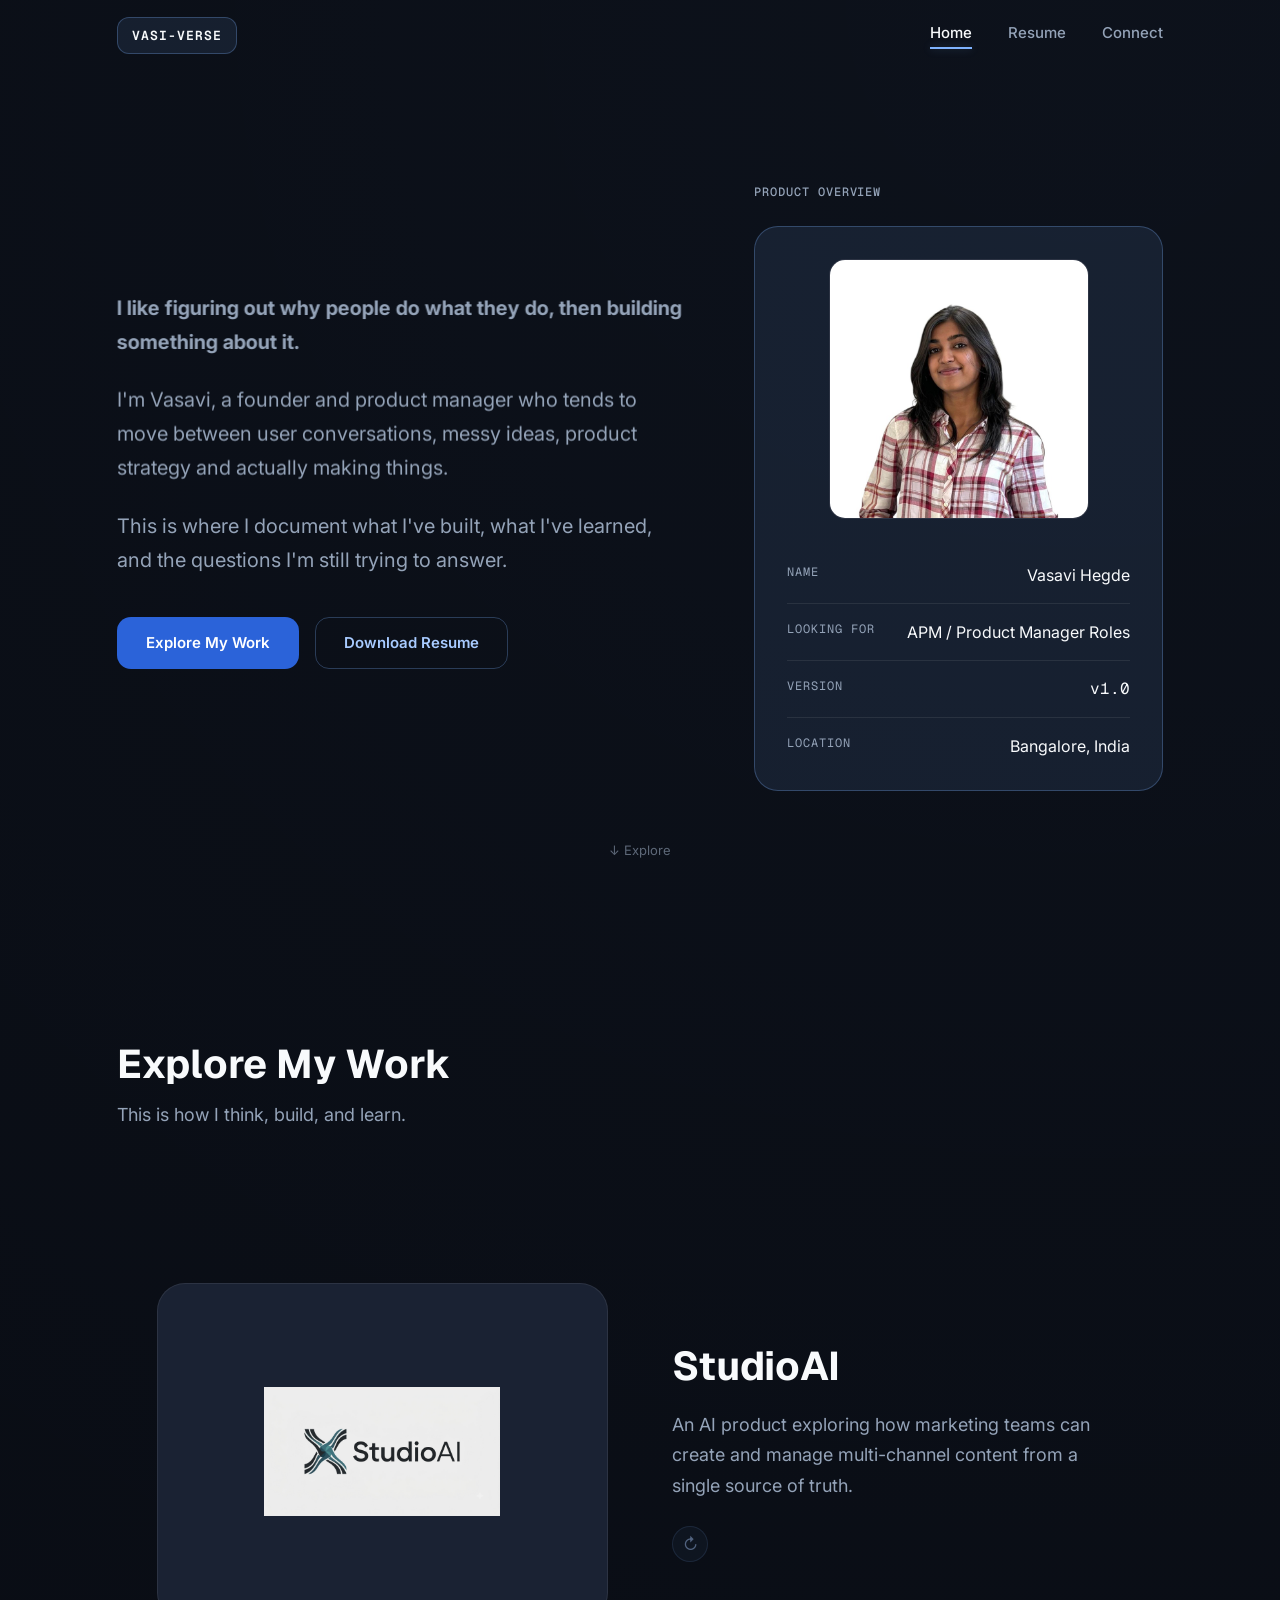
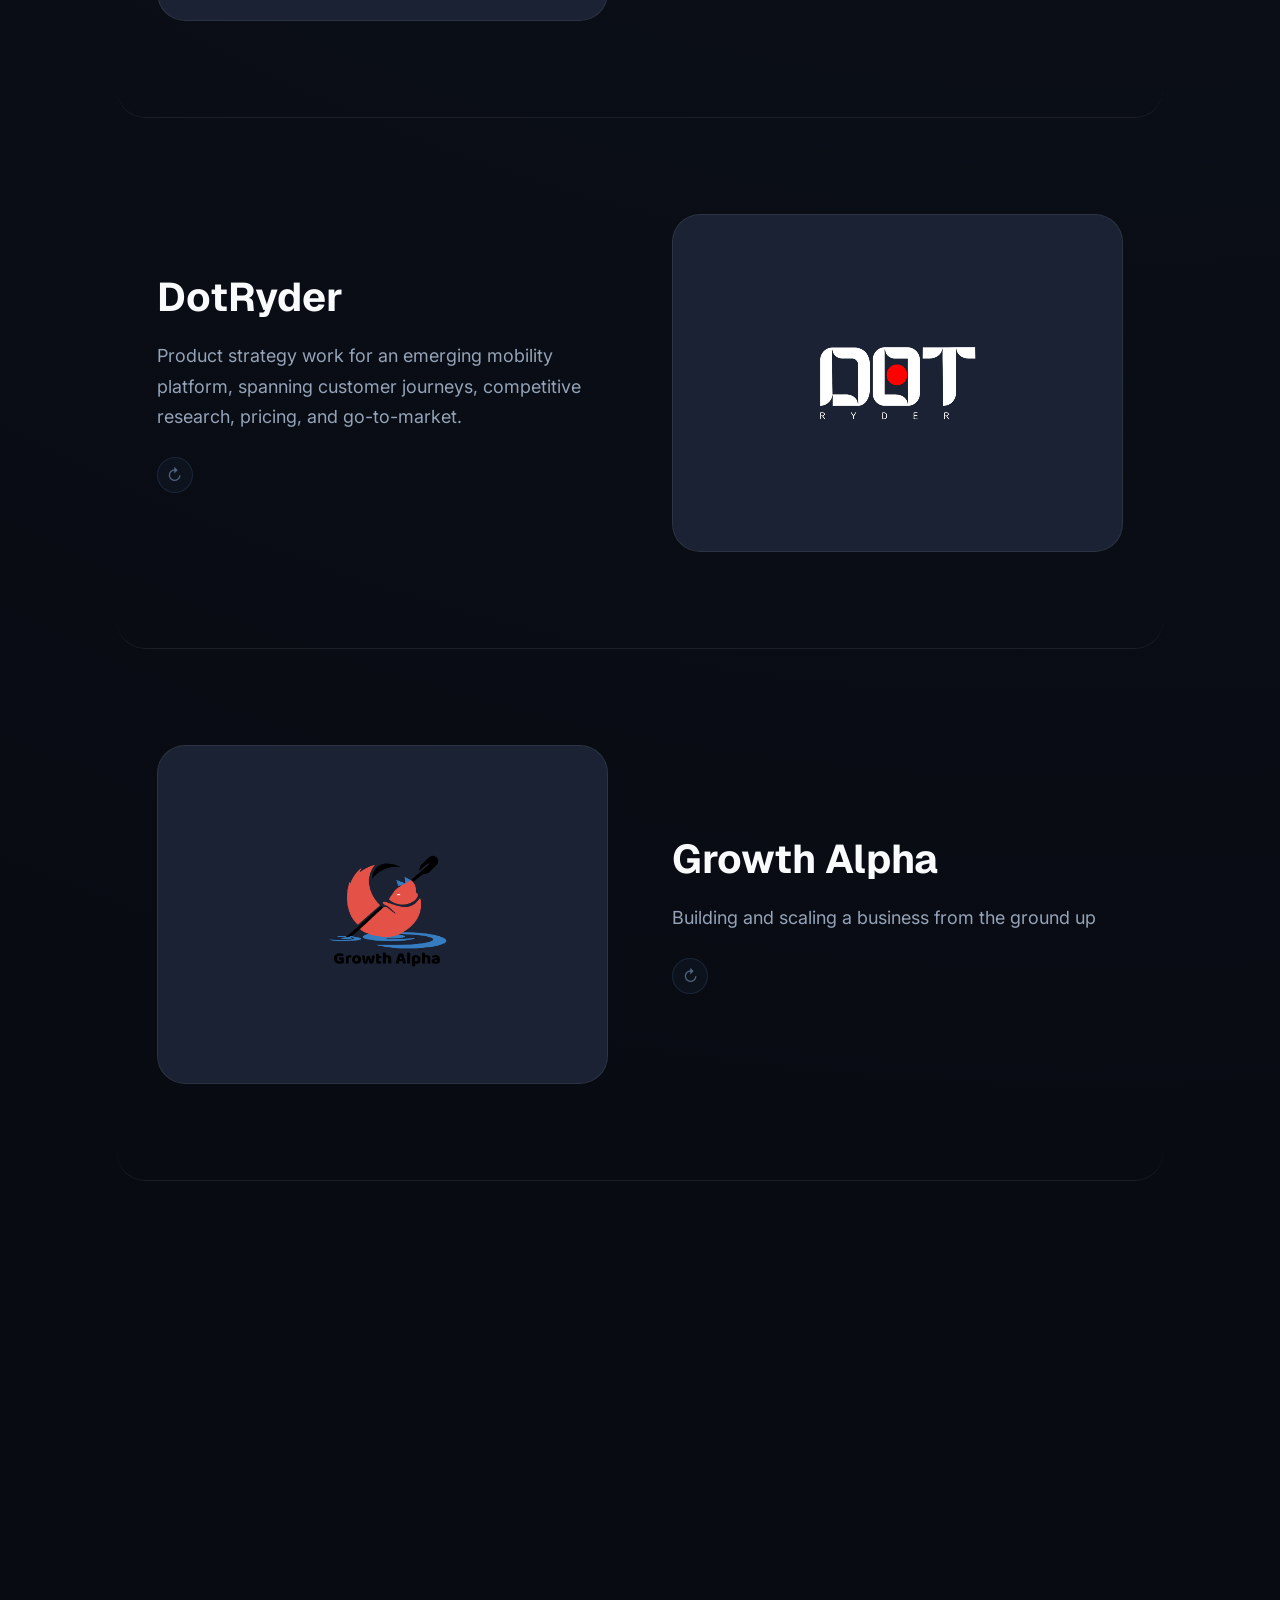
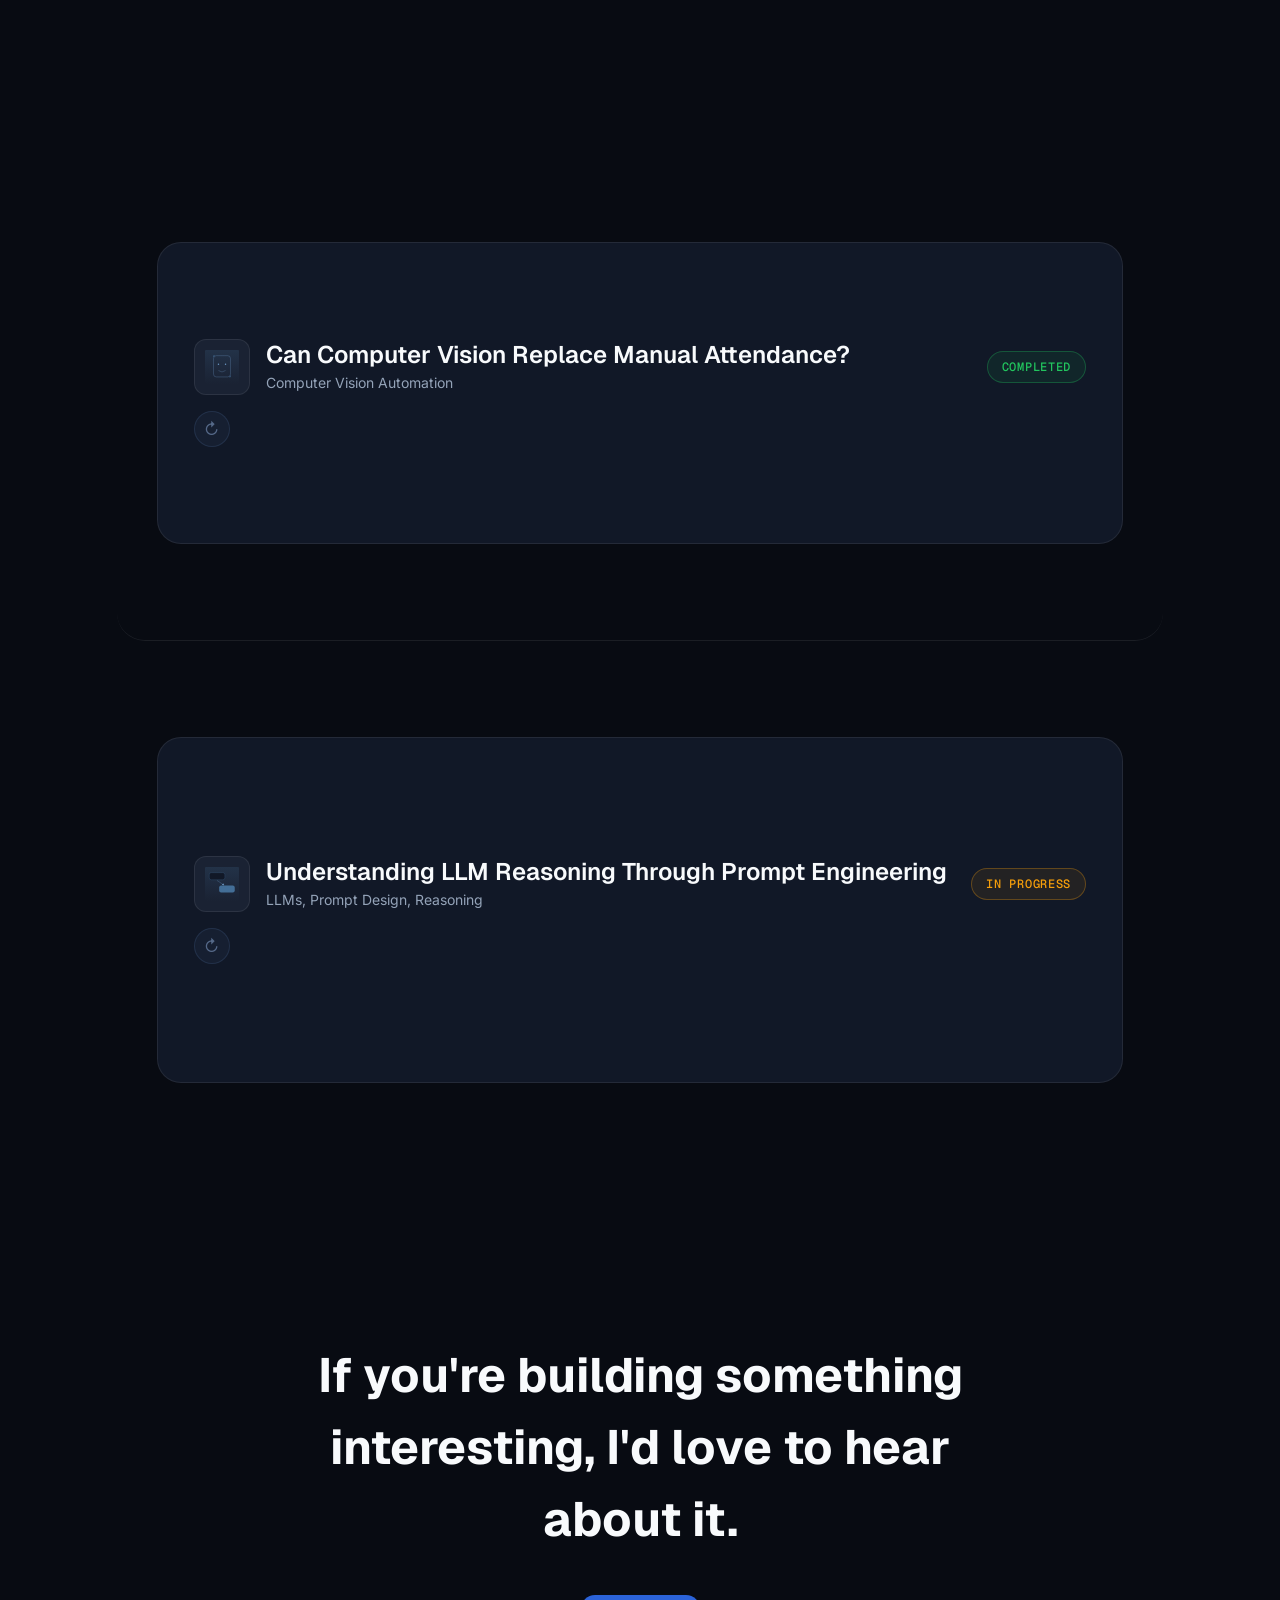
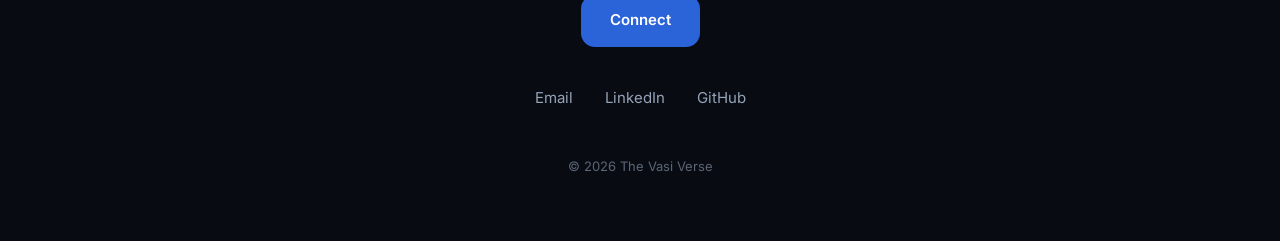
<file: index.html>
<!DOCTYPE html>
<html lang="en">
<head>
  <meta charset="UTF-8">
  <meta name="viewport" content="width=device-width, initial-scale=1.0">
  <title>The Vasi Verse | Vasavi Hegde</title>
  <meta name="description" content="Founder, Product Manager, and Engineer documenting products, case studies, and technical work.">
  <link rel="icon" type="image/svg+xml" href="assets/shared/favicon.svg">
  <link rel="preconnect" href="https://fonts.googleapis.com">
  <link rel="preconnect" href="https://fonts.gstatic.com" crossorigin>
  <link rel="stylesheet" href="css/style.css">
</head>
<body>

  <nav class="nav" aria-label="Primary">
    <div class="nav-inner">
      <span class="brand-mark">VASI-VERSE</span>
      <button class="nav-toggle" aria-label="Toggle navigation menu" aria-expanded="false">
        <svg viewBox="0 0 24 24" fill="none" stroke="currentColor" stroke-width="2" stroke-linecap="round"><line class="nav-toggle-line nav-toggle-line-top" x1="3" y1="6" x2="21" y2="6"/><line class="nav-toggle-line nav-toggle-line-mid" x1="3" y1="12" x2="21" y2="12"/><line class="nav-toggle-line nav-toggle-line-bottom" x1="3" y1="18" x2="21" y2="18"/></svg>
      </button>
      <div class="nav-links">
        <a href="index.html" class="nav-link is-active">Home</a>
        <a href="resume.html" class="nav-link">Resume</a>
        <a href="connect.html" class="nav-link">Connect</a>
      </div>
    </div>
  </nav>

  <main>
    <header class="home-hero container" data-hero="home">
      <div class="home-hero-copy" data-hero-scroll-target>
        <p class="body-lg" data-hero-item data-hero-dir="left" style="--hero-delay:0ms"><strong>I like figuring out why people do what they do, then building something about it.</strong></p>
        <p class="body-lg" data-hero-item style="--hero-delay:100ms">I'm Vasavi, a founder and product manager who tends to move between user conversations, messy ideas, product strategy and actually making things.</p>
        <p class="body-lg" data-hero-item style="--hero-delay:200ms">This is where I document what I've built, what I've learned, and the questions I'm still trying to answer.</p>
        <div class="home-hero-ctas" data-hero-item style="--hero-delay:300ms">
          <a href="#work" class="btn btn-primary">Explore My Work</a>
          <a href="resume.html" class="btn btn-ghost">Download Resume</a>
        </div>
      </div>

      <aside class="page-hero-meta" data-hero-scroll-target>
        <div data-hero-item data-hero-dir="right" style="--hero-delay:400ms">
          <span class="micro-label">Product Overview</span>
          <div class="meta-panel" style="margin-top: 24px;">
            <div class="meta-photo">
              <img src="assets/shared/profile-photo.JPG" alt="Vasavi Hegde" loading="lazy" onerror="this.remove()">
            </div>
            <div class="meta-row">
              <span class="meta-label">Name</span>
              <span class="meta-value">Vasavi Hegde</span>
            </div>
            <div class="meta-row">
              <span class="meta-label">Looking For</span>
              <span class="meta-value">APM / Product Manager Roles</span>
            </div>
            <div class="meta-row">
              <span class="meta-label">Version</span>
              <span class="meta-value mono">v1.0</span>
            </div>
            <div class="meta-row">
              <span class="meta-label">Location</span>
              <span class="meta-value">Bangalore, India</span>
            </div>
          </div>
        </div>
      </aside>

      <span class="scroll-indicator" aria-hidden="true">&darr; Explore</span>
    </header>

    <section class="section container" id="work">
      <div class="gateway-heading" data-reveal="heading">
        <h2 class="heading-1">Explore My Work</h2>
        <p class="body-base">This is how I think, build, and learn.</p>
      </div>

      <div class="builds-list">

          <article class="editorial-row" data-reveal data-card-href="https://ethereal-sort-a09.notion.site/StudioAI-3b45f901f41280b389d1f9c2245761d6?pvs=74" data-card-target="_blank">
            <div class="flip-card flip-card--row">
              <div class="flip-card-inner">
                <div class="flip-card-front">
                  <div class="editorial-media is-logo">
                    <img src="assets/builds/StudioAI.png" alt="StudioAI logo" loading="lazy">
                  </div>
                  <div class="editorial-content">
                    <h2 class="heading-1">StudioAI</h2>
                    <p class="body-base" style="max-width:100%;">An AI product exploring how marketing teams can create and manage multi-channel content from a single source of truth.</p>
                    <button type="button" class="flip-trigger" aria-pressed="false" aria-label="Show StudioAI details">
                      <span aria-hidden="true">&#8635;</span>
                    </button>
                  </div>
                </div>
                <div class="flip-card-back editorial-content">
                  <div class="meta-grid">
                    <div class="meta-grid-item"><span class="micro-label">Role</span><span class="body-small">Founder &amp; Product Manager</span></div>
                    <div class="meta-grid-item"><span class="micro-label">Timeline</span><span class="body-small mono">2025 – 2026</span></div>
                    <div class="meta-grid-item"><span class="micro-label">Customer Discovery</span><span class="body-small mono">30+</span></div>
                    <div class="meta-grid-item"><span class="micro-label">MVP Beta Users</span><span class="body-small mono">10+</span></div>
                  </div>
                  <div class="pill-row">
                    <span class="pill">Customer Discovery</span>
                    <span class="pill">MVP</span>
                    <span class="pill">AI</span>
                    <span class="pill">Research</span>
                    <span class="pill">Product Strategy</span>
                  </div>
                  <div class="editorial-ctas">
                    <a href="https://ethereal-sort-a09.notion.site/StudioAI-3b45f901f41280b389d1f9c2245761d6?pvs=74" target="_blank" rel="noopener" class="btn btn-primary">View Documentation <span class="arrow">&rarr;</span></a>
                    <button type="button" class="flip-trigger" aria-pressed="true" aria-label="Back to StudioAI overview">
                      <span aria-hidden="true">&#8634;</span>
                    </button>
                  </div>
                </div>
              </div>
            </div>
          </article>

          <article class="editorial-row is-reversed" data-reveal data-card-href="https://ethereal-sort-a09.notion.site/DOTRYDER-3b45f901f41280d0b593cd2a6b9c9ca2" data-card-target="_blank">
            <div class="flip-card flip-card--row">
              <div class="flip-card-inner">
                <div class="flip-card-front">
                  <div class="editorial-media is-logo">
                    <img src="assets/builds/DotRyder.png" alt="DotRyder logo" loading="lazy">
                  </div>
                  <div class="editorial-content">
                    <h2 class="heading-1">DotRyder</h2>
                    <p class="body-base" style="max-width:100%;">Product strategy work for an emerging mobility platform, spanning customer journeys, competitive research, pricing, and go-to-market.</p>
                    <button type="button" class="flip-trigger" aria-pressed="false" aria-label="Show DotRyder details">
                      <span aria-hidden="true">&#8635;</span>
                    </button>
                  </div>
                </div>
                <div class="flip-card-back editorial-content">
                  <div class="meta-grid">
                    <div class="meta-grid-item"><span class="micro-label">Role</span><span class="body-small">Product Strategy Consultant</span></div>
                    <div class="meta-grid-item"><span class="micro-label">Timeline</span><span class="body-small mono">2024 – 2025</span></div>
                    <div class="meta-grid-item"><span class="micro-label">Deliverables</span><span class="body-small">Journey Maps, Research, Strategy</span></div>
                    <div class="meta-grid-item"><span class="micro-label">Focus</span><span class="body-small">GTM Strategy</span></div>
                  </div>
                  <div class="pill-row">
                    <span class="pill">Journey Mapping</span>
                    <span class="pill">Competitor Analysis</span>
                    <span class="pill">GTM Strategy</span>
                    <span class="pill">Pricing</span>
                    <span class="pill">Feature Prioritization</span>
                  </div>
                  <div class="editorial-ctas">
                    <a href="https://ethereal-sort-a09.notion.site/DOTRYDER-3b45f901f41280d0b593cd2a6b9c9ca2" target="_blank" rel="noopener" class="btn btn-primary">View Documentation <span class="arrow">&rarr;</span></a>
                    <button type="button" class="flip-trigger" aria-pressed="true" aria-label="Back to DotRyder overview">
                      <span aria-hidden="true">&#8634;</span>
                    </button>
                  </div>
                </div>
              </div>
            </div>
          </article>

          <article class="editorial-row" data-reveal data-card-href="https://ethereal-sort-a09.notion.site/GROWTH-ALPHA-3b45f901f41280d894acec66f54dd8f6" data-card-target="_blank">
            <div class="flip-card flip-card--row">
              <div class="flip-card-inner">
                <div class="flip-card-front">
                  <div class="editorial-media is-logo">
                    <img src="assets/builds/GrowthAlpha.png" alt="Growth Alpha logo" loading="lazy">
                  </div>
                  <div class="editorial-content">
                    <h2 class="heading-1">Growth Alpha</h2>
                    <p class="body-base" style="max-width:100%;">Building and scaling a business from the ground up</p>
                    <button type="button" class="flip-trigger" aria-pressed="false" aria-label="Show Growth Alpha details">
                      <span aria-hidden="true">&#8635;</span>
                    </button>
                  </div>
                </div>
                <div class="flip-card-back editorial-content">
                  <div class="meta-grid">
                    <div class="meta-grid-item"><span class="micro-label">Role</span><span class="body-small">Co-Founder</span></div>
                    <div class="meta-grid-item"><span class="micro-label">Timeline</span><span class="body-small mono">2023 – 2026</span></div>
                    <div class="meta-grid-item"><span class="micro-label">Output</span><span class="body-small mono">20+ Engagements</span></div>
                    <div class="meta-grid-item"><span class="micro-label">Focus</span><span class="body-small">Growth</span></div>
                  </div>
                  <div class="pill-row">
                    <span class="pill">Growth Strategy</span>
                    <span class="pill">Analytics</span>
                    <span class="pill">Brand</span>
                    <span class="pill">Product</span>
                    <span class="pill">Leadership</span>
                  </div>
                  <div class="editorial-ctas">
                    <a href="https://ethereal-sort-a09.notion.site/GROWTH-ALPHA-3b45f901f41280d894acec66f54dd8f6" target="_blank" rel="noopener" class="btn btn-primary">View Documentation <span class="arrow">&rarr;</span></a>
                    <button type="button" class="flip-trigger" aria-pressed="true" aria-label="Back to Growth Alpha overview">
                      <span aria-hidden="true">&#8634;</span>
                    </button>
                  </div>
                </div>
              </div>
            </div>
          </article>

          <article class="editorial-row" data-reveal data-card-href="https://github.com/vasvi12/Malware-Detection-Using-Deep-Learning" data-card-target="_blank">
            <div class="flip-card">
              <div class="flip-card-inner">
                <div class="flip-card-front timeline-card">
                  <div class="timeline-header">
                    <img class="timeline-diagram" src="assets/playground/malware.svg" alt="" loading="lazy" width="56" height="56">
                    <div>
                      <h3 class="heading-3">Exploring Deep Learning for Malware Classification</h3>
                      <span class="caption">Deep Learning for Malware Classification</span>
                    </div>
                    <span class="chip chip-success" style="margin-left:auto;">Completed</span>
                  </div>
                  <button type="button" class="flip-trigger" aria-pressed="false" aria-label="Show details for Exploring Deep Learning for Malware Classification">
                    <span aria-hidden="true">&#8635;</span>
                  </button>
                </div>
                <div class="flip-card-back timeline-card">
                  <p class="body-small">Explored how different deep learning architectures perform when classifying malware at scale. I benchmarked CNN, RNN, and other architectures across a 200GB dataset, achieving 95%+ accuracy and learning how representation and data quality affect model performance.</p>
                  <div class="pill-row" style="margin-top:16px;">
                    <span class="pill">Python</span><span class="pill">TensorFlow</span><span class="pill">CNN</span><span class="pill">LSTM</span><span class="pill">FNN</span>
                  </div>
                  <ul class="timeline-learnings">
                    <li>Feature engineering matters more than model complexity.</li>
                    <li>CNN outperformed baseline models on image-like representations.</li>
                    <li>Dataset quality directly impacted generalization.</li>
                  </ul>
                  <div class="editorial-ctas" style="margin-top:20px;">
                    <a href="https://github.com/vasvi12/Malware-Detection-Using-Deep-Learning" target="_blank" rel="noopener" class="btn-link">View Repository <span class="arrow">&rarr;</span></a>
                    <button type="button" class="flip-trigger" aria-pressed="true" aria-label="Back to overview">
                      <span aria-hidden="true">&#8634;</span>
                    </button>
                  </div>
                </div>
              </div>
            </div>
          </article>

          <article class="editorial-row" data-reveal data-card-href="https://github.com/vasvi12/Attendance-marking-system" data-card-target="_blank">
            <div class="flip-card">
              <div class="flip-card-inner">
                <div class="flip-card-front timeline-card">
                  <div class="timeline-header">
                    <img class="timeline-diagram" src="assets/playground/attendance.svg" alt="" loading="lazy" width="56" height="56">
                    <div>
                      <h3 class="heading-3">Can Computer Vision Replace Manual Attendance?</h3>
                      <span class="caption">Computer Vision Automation</span>
                    </div>
                    <span class="chip chip-success" style="margin-left:auto;">Completed</span>
                  </div>
                  <button type="button" class="flip-trigger" aria-pressed="false" aria-label="Show details for Can Computer Vision Replace Manual Attendance">
                    <span aria-hidden="true">&#8635;</span>
                  </button>
                </div>
                <div class="flip-card-back timeline-card">
                  <p class="body-small">Built a computer-vision attendance system to replace manual classroom attendance, using OpenCV and Django to detect and record students in real time.</p>
                  <div class="pill-row" style="margin-top:16px;">
                    <span class="pill">Python</span><span class="pill">OpenCV</span><span class="pill">Django</span><span class="pill">SQL</span>
                  </div>
                  <ul class="timeline-learnings">
                    <li>The biggest challenge wasn't detection—it was making the system reliable across different lighting and positioning conditions.</li>
                  </ul>
                  <div class="editorial-ctas" style="margin-top:20px;">
                    <a href="https://github.com/vasvi12/Attendance-marking-system" target="_blank" rel="noopener" class="btn-link">View Repository <span class="arrow">&rarr;</span></a>
                    <button type="button" class="flip-trigger" aria-pressed="true" aria-label="Back to overview">
                      <span aria-hidden="true">&#8634;</span>
                    </button>
                  </div>
                </div>
              </div>
            </div>
          </article>

          <article class="editorial-row" data-reveal data-card-href="https://github.com/vasvi12/Understanding-LLM-Reasoning-Through-Prompt-Engineering" data-card-target="_blank">
            <div class="flip-card">
              <div class="flip-card-inner">
                <div class="flip-card-front timeline-card">
                  <div class="timeline-header">
                    <img class="timeline-diagram" src="assets/playground/prompt-engineering.svg" alt="" loading="lazy" width="56" height="56">
                    <div>
                      <h3 class="heading-3">Understanding LLM Reasoning Through Prompt Engineering</h3>
                      <span class="caption">LLMs, Prompt Design, Reasoning</span>
                    </div>
                    <span class="chip chip-warning" style="margin-left:auto;">In Progress</span>
                  </div>
                  <button type="button" class="flip-trigger" aria-pressed="false" aria-label="Show details for Understanding LLM Reasoning Through Prompt Engineering">
                    <span aria-hidden="true">&#8635;</span>
                  </button>
                </div>
                <div class="flip-card-back timeline-card">
                  <p class="body-small">An ongoing experiment into how prompt structure changes the quality, consistency, and failure modes of LLM outputs. I test different prompting strategies and evaluate where small changes in instructions meaningfully change outcomes.</p>
                  <div class="pill-row" style="margin-top:16px;">
                    <span class="pill">Python</span><span class="pill">LLM APIs</span><span class="pill">Prompt Design</span><span class="pill">Evaluation</span>
                  </div>
                  <ul class="timeline-learnings">
                    <li>Structure in a prompt often matters more than length.</li>
                    <li>Small wording changes can shift reasoning quality significantly.</li>
                    <li>Evaluation frameworks matter as much as the prompts themselves.</li>
                  </ul>
                  <div class="editorial-ctas" style="margin-top:20px;">
                    <a href="https://github.com/vasvi12/Understanding-LLM-Reasoning-Through-Prompt-Engineering" target="_blank" rel="noopener" class="btn-link">View Repository <span class="arrow">&rarr;</span></a>
                    <button type="button" class="flip-trigger" aria-pressed="true" aria-label="Back to overview">
                      <span aria-hidden="true">&#8634;</span>
                    </button>
                  </div>
                </div>
              </div>
            </div>
          </article>

      </div>
    </section>

    <footer class="footer container" data-reveal>
      <p class="footer-statement">If you're building something interesting, I'd love to hear about it.</p>
      <div class="home-hero-ctas" style="justify-content:center; margin-bottom: 40px;">
        <a href="connect.html" class="btn btn-primary">Connect</a>
      </div>
      <div class="footer-links">
        <a class="footer-link" href="mailto:vasvi.2003hegde@gmail.com">Email</a>
        <a class="footer-link" href="https://www.linkedin.com/in/vasavi-hegde/" target="_blank" rel="noopener">LinkedIn</a>
        <a class="footer-link" href="https://github.com/vasvi12" target="_blank" rel="noopener">GitHub</a>
      </div>
      <p class="footer-copyright">&copy; <span data-year></span> The Vasi Verse</p>
    </footer>
  </main>

  <script src="js/main.js"></script>
</body>
</html>
</file>
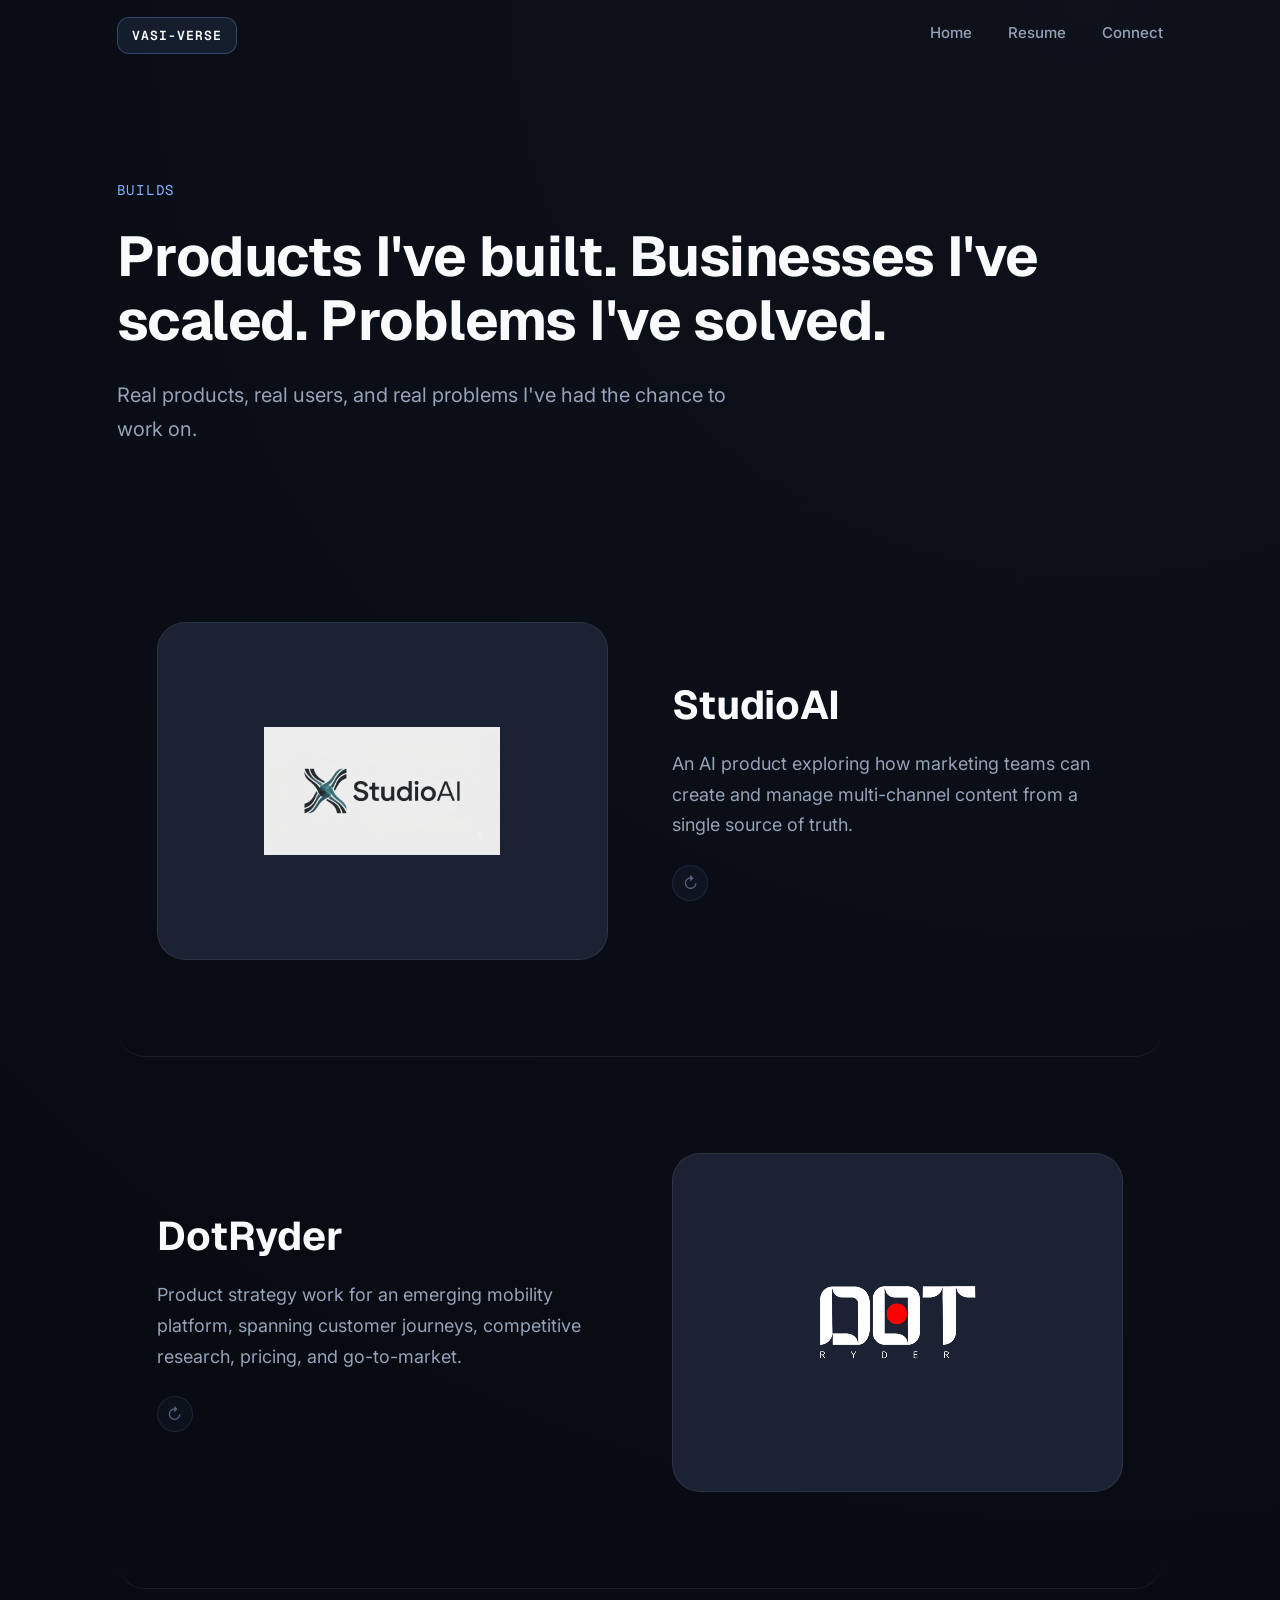
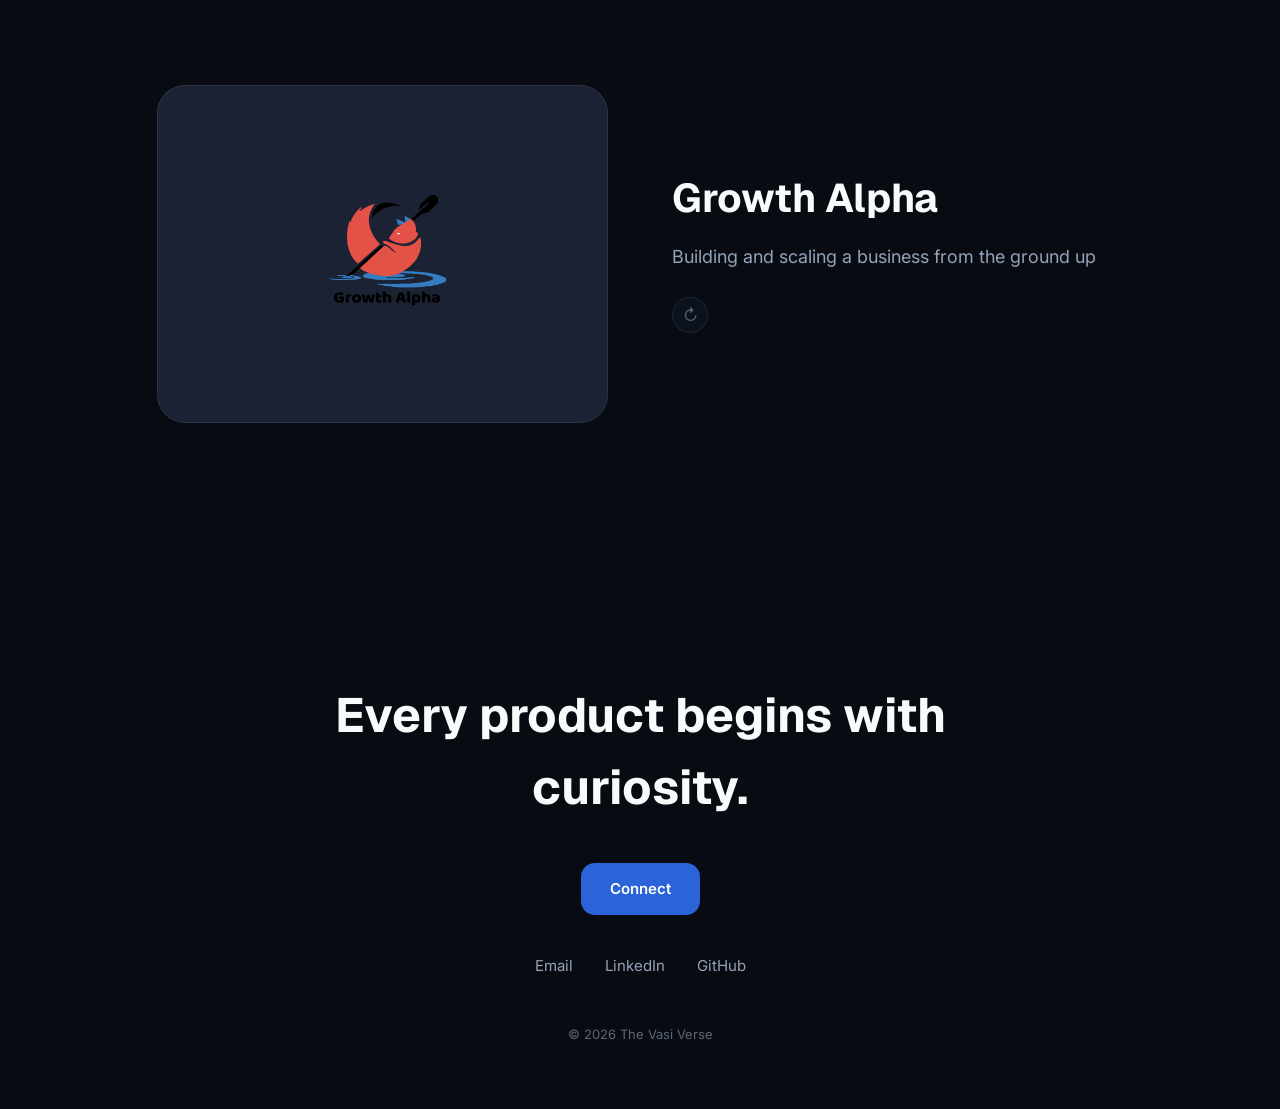
<file: builds.html>
<!DOCTYPE html>
<html lang="en">
<head>
  <meta charset="UTF-8">
  <meta name="viewport" content="width=device-width, initial-scale=1.0">
  <title>Builds | The Vasi Verse</title>
  <meta name="description" content="Products I've built, businesses I've scaled, and product decisions I've documented — StudioAI, DotRyder, and Growth Alpha.">
  <link rel="icon" type="image/svg+xml" href="assets/shared/favicon.svg">
  <link rel="preconnect" href="https://fonts.googleapis.com">
  <link rel="preconnect" href="https://fonts.gstatic.com" crossorigin>
  <link rel="stylesheet" href="css/style.css">
</head>
<body>

  <nav class="nav" aria-label="Primary">
    <div class="nav-inner">
      <span class="brand-mark">VASI-VERSE</span>
      <button class="nav-toggle" aria-label="Toggle navigation menu" aria-expanded="false">
        <svg viewBox="0 0 24 24" fill="none" stroke="currentColor" stroke-width="2" stroke-linecap="round"><line class="nav-toggle-line nav-toggle-line-top" x1="3" y1="6" x2="21" y2="6"/><line class="nav-toggle-line nav-toggle-line-mid" x1="3" y1="12" x2="21" y2="12"/><line class="nav-toggle-line nav-toggle-line-bottom" x1="3" y1="18" x2="21" y2="18"/></svg>
      </button>
      <div class="nav-links">
        <a href="index.html" class="nav-link">Home</a>
        <a href="resume.html" class="nav-link">Resume</a>
        <a href="connect.html" class="nav-link">Connect</a>
      </div>
    </div>
  </nav>

  <main>
    <header class="page-hero is-full container" data-hero="builds">
      <div class="page-hero-copy">
        <span class="eyebrow" data-hero-item style="--hero-delay:0ms">Builds</span>
        <h1 class="display-lg" data-hero-item style="--hero-delay:100ms">Products I've built. Businesses I've scaled. Problems I've solved.</h1>
        <p class="body-lg" data-hero-item style="--hero-delay:200ms">Real products, real users, and real problems I've had the chance to work on.</p>
      </div>
    </header>

    <section class="container builds-list">

      <article class="editorial-row" data-reveal data-card-href="https://ethereal-sort-a09.notion.site/StudioAI-3b45f901f41280b389d1f9c2245761d6?pvs=74" data-card-target="_blank">
        <div class="flip-card flip-card--row">
          <div class="flip-card-inner">
            <div class="flip-card-front">
              <div class="editorial-media is-logo">
                <img src="assets/builds/StudioAI.png" alt="StudioAI logo" loading="lazy">
              </div>
              <div class="editorial-content">
                <h2 class="heading-1">StudioAI</h2>
                <p class="body-base" style="max-width:100%;">An AI product exploring how marketing teams can create and manage multi-channel content from a single source of truth.</p>
                <button type="button" class="flip-trigger" aria-pressed="false" aria-label="Show StudioAI details">
                  <span aria-hidden="true">&#8635;</span>
                </button>
              </div>
            </div>
            <div class="flip-card-back editorial-content">
              <div class="meta-grid">
                <div class="meta-grid-item"><span class="micro-label">Role</span><span class="body-small">Founder &amp; Product Manager</span></div>
                <div class="meta-grid-item"><span class="micro-label">Timeline</span><span class="body-small mono">2025 – 2026</span></div>
                <div class="meta-grid-item"><span class="micro-label">Customer Discovery</span><span class="body-small mono">30+</span></div>
                <div class="meta-grid-item"><span class="micro-label">MVP Beta Users</span><span class="body-small mono">10+</span></div>
              </div>
              <div class="pill-row">
                <span class="pill">Customer Discovery</span>
                <span class="pill">MVP</span>
                <span class="pill">AI</span>
                <span class="pill">Research</span>
                <span class="pill">Product Strategy</span>
              </div>
              <div class="editorial-ctas">
                <a href="https://ethereal-sort-a09.notion.site/StudioAI-3b45f901f41280b389d1f9c2245761d6?pvs=74" target="_blank" rel="noopener" class="btn btn-primary">View Documentation <span class="arrow">&rarr;</span></a>
                <button type="button" class="flip-trigger" aria-pressed="true" aria-label="Back to StudioAI overview">
                  <span aria-hidden="true">&#8634;</span>
                </button>
              </div>
            </div>
          </div>
        </div>
      </article>

      <article class="editorial-row is-reversed" data-reveal data-card-href="https://ethereal-sort-a09.notion.site/DOTRYDER-3b45f901f41280d0b593cd2a6b9c9ca2" data-card-target="_blank">
        <div class="flip-card flip-card--row">
          <div class="flip-card-inner">
            <div class="flip-card-front">
              <div class="editorial-media is-logo">
                <img src="assets/builds/DotRyder.png" alt="DotRyder logo" loading="lazy">
              </div>
              <div class="editorial-content">
                <h2 class="heading-1">DotRyder</h2>
                <p class="body-base" style="max-width:100%;">Product strategy work for an emerging mobility platform, spanning customer journeys, competitive research, pricing, and go-to-market.</p>
                <button type="button" class="flip-trigger" aria-pressed="false" aria-label="Show DotRyder details">
                  <span aria-hidden="true">&#8635;</span>
                </button>
              </div>
            </div>
            <div class="flip-card-back editorial-content">
              <div class="meta-grid">
                <div class="meta-grid-item"><span class="micro-label">Role</span><span class="body-small">Product Strategy Consultant</span></div>
                <div class="meta-grid-item"><span class="micro-label">Timeline</span><span class="body-small mono">2024 – 2025</span></div>
                <div class="meta-grid-item"><span class="micro-label">Deliverables</span><span class="body-small">Journey Maps, Research, Strategy</span></div>
                <div class="meta-grid-item"><span class="micro-label">Focus</span><span class="body-small">GTM Strategy</span></div>
              </div>
              <div class="pill-row">
                <span class="pill">Journey Mapping</span>
                <span class="pill">Competitor Analysis</span>
                <span class="pill">GTM Strategy</span>
                <span class="pill">Pricing</span>
                <span class="pill">Feature Prioritization</span>
              </div>
              <div class="editorial-ctas">
                <a href="https://ethereal-sort-a09.notion.site/DOTRYDER-3b45f901f41280d0b593cd2a6b9c9ca2" target="_blank" rel="noopener" class="btn btn-primary">View Documentation <span class="arrow">&rarr;</span></a>
                <button type="button" class="flip-trigger" aria-pressed="true" aria-label="Back to DotRyder overview">
                  <span aria-hidden="true">&#8634;</span>
                </button>
              </div>
            </div>
          </div>
        </div>
      </article>

      <article class="editorial-row" data-reveal data-card-href="https://ethereal-sort-a09.notion.site/GROWTH-ALPHA-3b45f901f41280d894acec66f54dd8f6" data-card-target="_blank">
        <div class="flip-card flip-card--row">
          <div class="flip-card-inner">
            <div class="flip-card-front">
              <div class="editorial-media is-logo">
                <img src="assets/builds/GrowthAlpha.png" alt="Growth Alpha logo" loading="lazy">
              </div>
              <div class="editorial-content">
                <h2 class="heading-1">Growth Alpha</h2>
                <p class="body-base" style="max-width:100%;">Building and scaling a business from the ground up</p>
                <button type="button" class="flip-trigger" aria-pressed="false" aria-label="Show Growth Alpha details">
                  <span aria-hidden="true">&#8635;</span>
                </button>
              </div>
            </div>
            <div class="flip-card-back editorial-content">
              <div class="meta-grid">
                <div class="meta-grid-item"><span class="micro-label">Role</span><span class="body-small">Co-Founder</span></div>
                <div class="meta-grid-item"><span class="micro-label">Timeline</span><span class="body-small mono">2023 – 2026</span></div>
                <div class="meta-grid-item"><span class="micro-label">Output</span><span class="body-small mono">20+ Engagements</span></div>
                <div class="meta-grid-item"><span class="micro-label">Focus</span><span class="body-small">Growth</span></div>
              </div>
              <div class="pill-row">
                <span class="pill">Growth Strategy</span>
                <span class="pill">Analytics</span>
                <span class="pill">Brand</span>
                <span class="pill">Product</span>
                <span class="pill">Leadership</span>
              </div>
              <div class="editorial-ctas">
                <a href="https://ethereal-sort-a09.notion.site/GROWTH-ALPHA-3b45f901f41280d894acec66f54dd8f6" target="_blank" rel="noopener" class="btn btn-primary">View Documentation <span class="arrow">&rarr;</span></a>
                <button type="button" class="flip-trigger" aria-pressed="true" aria-label="Back to Growth Alpha overview">
                  <span aria-hidden="true">&#8634;</span>
                </button>
              </div>
            </div>
          </div>
        </div>
      </article>

    </section>

    <footer class="footer container" data-reveal>
      <p class="footer-statement">Every product begins with curiosity.</p>
      <div class="home-hero-ctas" style="justify-content:center; margin-bottom: 40px;">
        <a href="connect.html" class="btn btn-primary">Connect</a>
      </div>
      <div class="footer-links">
        <a class="footer-link" href="mailto:vasvi.2003hegde@gmail.com">Email</a>
        <a class="footer-link" href="https://www.linkedin.com/in/vasavi-hegde/" target="_blank" rel="noopener">LinkedIn</a>
        <a class="footer-link" href="https://github.com/vasvi12" target="_blank" rel="noopener">GitHub</a>
      </div>
      <p class="footer-copyright">&copy; <span data-year></span> The Vasi Verse</p>
    </footer>
  </main>

  <script src="js/main.js"></script>
</body>
</html>
</file>
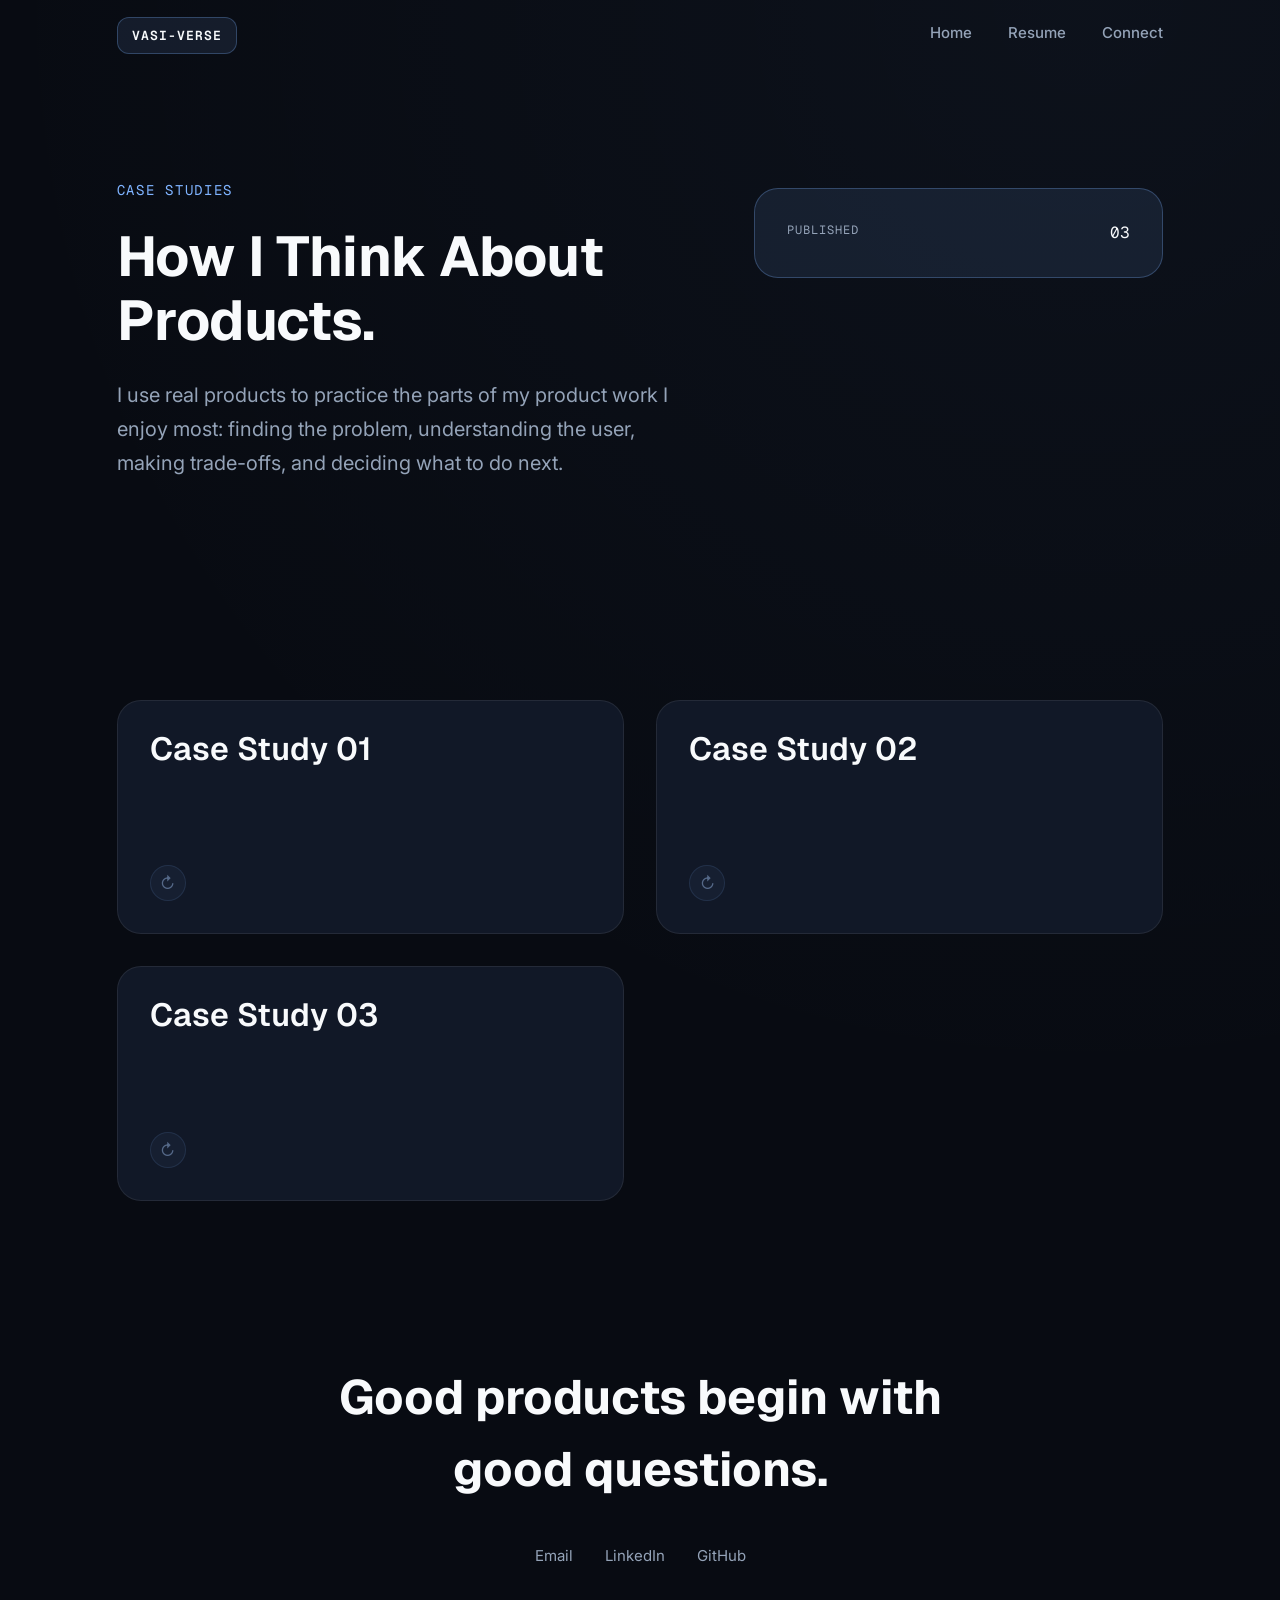
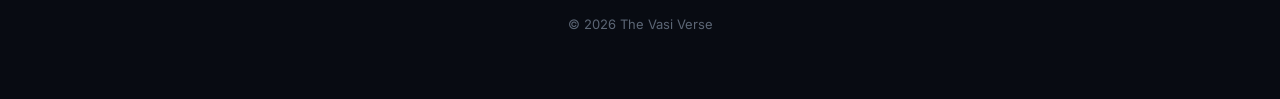
<file: case-studies.html>
<!DOCTYPE html>
<html lang="en">
<head>
  <meta charset="UTF-8">
  <meta name="viewport" content="width=device-width, initial-scale=1.0">
  <title>Case Studies | The Vasi Verse</title>
  <meta name="description" content="Independent product analyses documenting how I approach ambiguity, identify opportunities, prioritize solutions, and communicate product decisions.">
  <link rel="icon" type="image/svg+xml" href="assets/shared/favicon.svg">
  <link rel="preconnect" href="https://fonts.googleapis.com">
  <link rel="preconnect" href="https://fonts.gstatic.com" crossorigin>
  <link rel="stylesheet" href="css/style.css">
</head>
<body>

  <nav class="nav" aria-label="Primary">
    <div class="nav-inner">
      <span class="brand-mark">VASI-VERSE</span>
      <button class="nav-toggle" aria-label="Toggle navigation menu" aria-expanded="false">
        <svg viewBox="0 0 24 24" fill="none" stroke="currentColor" stroke-width="2" stroke-linecap="round"><line class="nav-toggle-line nav-toggle-line-top" x1="3" y1="6" x2="21" y2="6"/><line class="nav-toggle-line nav-toggle-line-mid" x1="3" y1="12" x2="21" y2="12"/><line class="nav-toggle-line nav-toggle-line-bottom" x1="3" y1="18" x2="21" y2="18"/></svg>
      </button>
      <div class="nav-links">
        <a href="index.html" class="nav-link">Home</a>
        <a href="resume.html" class="nav-link">Resume</a>
        <a href="connect.html" class="nav-link">Connect</a>
      </div>
    </div>
  </nav>

  <main>
    <header class="page-hero container" data-hero="case-studies">
      <div class="page-hero-copy">
        <span class="eyebrow" data-hero-item style="--hero-delay:0ms">Case Studies</span>
        <h1 class="display-lg" data-hero-item style="--hero-delay:100ms">How I Think About Products.</h1>
        <p class="body-lg" data-hero-item style="--hero-delay:200ms">I use real products to practice the parts of my product work I enjoy most: finding the problem, understanding the user, making trade-offs, and deciding what to do next.</p>
      </div>
      <aside class="page-hero-meta" data-hero-item style="--hero-delay:300ms">
        <div class="meta-panel">
          <div class="meta-row">
            <span class="meta-label">Published</span>
            <span class="meta-value mono">03</span>
          </div>
        </div>
      </aside>
    </header>

    <section class="section container">
      <div class="small-card-grid">
        <!--
          TODO: These three cards are placeholders. Notion is unreachable from the build
          environment, so the real titles/descriptions for Case Study 1–3 couldn't be pulled in.
          Replace the heading and paragraph below with the actual case study content —
          the links already point to the correct Notion pages.
        -->
        <div class="flip-card small-card" data-reveal data-card-href="https://app.notion.com/p/Case-Study-1-3b45f901f4128057bb31d7590769ee55?source=copy_link" data-card-target="_blank">
          <div class="flip-card-inner">
            <div class="flip-card-front card">
              <div class="card-body">
                <h3 class="heading-2">Case Study 01</h3>
                <button type="button" class="flip-trigger" aria-pressed="false" aria-label="Show Case Study 01 preview" style="margin-top:auto;">
                  <span aria-hidden="true">&#8635;</span>
                </button>
              </div>
            </div>
            <div class="flip-card-back card">
              <div class="card-body">
                <h3 class="heading-2">Case Study 01</h3>
                <p class="body-small">Content pending — replace with the real title and summary.</p>
                <a href="https://app.notion.com/p/Case-Study-1-3b45f901f4128057bb31d7590769ee55?source=copy_link" target="_blank" rel="noopener" class="btn-link" style="margin-top:auto;">Read Case Study <span class="arrow">&rarr;</span></a>
                <button type="button" class="flip-trigger" aria-pressed="true" aria-label="Back to Case Study 01 card">
                  <span aria-hidden="true">&#8634;</span>
                </button>
              </div>
            </div>
          </div>
        </div>

        <div class="flip-card small-card" data-reveal data-card-href="https://app.notion.com/p/Case-Study-2-3b45f901f412809bab12d8d5a119a093?source=copy_link" data-card-target="_blank">
          <div class="flip-card-inner">
            <div class="flip-card-front card">
              <div class="card-body">
                <h3 class="heading-2">Case Study 02</h3>
                <button type="button" class="flip-trigger" aria-pressed="false" aria-label="Show Case Study 02 preview" style="margin-top:auto;">
                  <span aria-hidden="true">&#8635;</span>
                </button>
              </div>
            </div>
            <div class="flip-card-back card">
              <div class="card-body">
                <h3 class="heading-2">Case Study 02</h3>
                <p class="body-small">Content pending — replace with the real title and summary.</p>
                <a href="https://app.notion.com/p/Case-Study-2-3b45f901f412809bab12d8d5a119a093?source=copy_link" target="_blank" rel="noopener" class="btn-link" style="margin-top:auto;">Read Case Study <span class="arrow">&rarr;</span></a>
                <button type="button" class="flip-trigger" aria-pressed="true" aria-label="Back to Case Study 02 card">
                  <span aria-hidden="true">&#8634;</span>
                </button>
              </div>
            </div>
          </div>
        </div>

        <div class="flip-card small-card" data-reveal data-card-href="https://app.notion.com/p/Case-Study-3-3b45f901f41280b1bd50d994d380189a?source=copy_link" data-card-target="_blank">
          <div class="flip-card-inner">
            <div class="flip-card-front card">
              <div class="card-body">
                <h3 class="heading-2">Case Study 03</h3>
                <button type="button" class="flip-trigger" aria-pressed="false" aria-label="Show Case Study 03 preview" style="margin-top:auto;">
                  <span aria-hidden="true">&#8635;</span>
                </button>
              </div>
            </div>
            <div class="flip-card-back card">
              <div class="card-body">
                <h3 class="heading-2">Case Study 03</h3>
                <p class="body-small">Content pending — replace with the real title and summary.</p>
                <a href="https://app.notion.com/p/Case-Study-3-3b45f901f41280b1bd50d994d380189a?source=copy_link" target="_blank" rel="noopener" class="btn-link" style="margin-top:auto;">Read Case Study <span class="arrow">&rarr;</span></a>
                <button type="button" class="flip-trigger" aria-pressed="true" aria-label="Back to Case Study 03 card">
                  <span aria-hidden="true">&#8634;</span>
                </button>
              </div>
            </div>
          </div>
        </div>
      </div>
    </section>

    <footer class="footer container" data-reveal>
      <p class="footer-statement">Good products begin with good questions.</p>
      <div class="footer-links">
        <a class="footer-link" href="mailto:vasvi.2003hegde@gmail.com">Email</a>
        <a class="footer-link" href="https://www.linkedin.com/in/vasavi-hegde/" target="_blank" rel="noopener">LinkedIn</a>
        <a class="footer-link" href="https://github.com/vasvi12" target="_blank" rel="noopener">GitHub</a>
      </div>
      <p class="footer-copyright">&copy; <span data-year></span> The Vasi Verse</p>
    </footer>
  </main>

  <script src="js/main.js"></script>
</body>
</html>
</file>
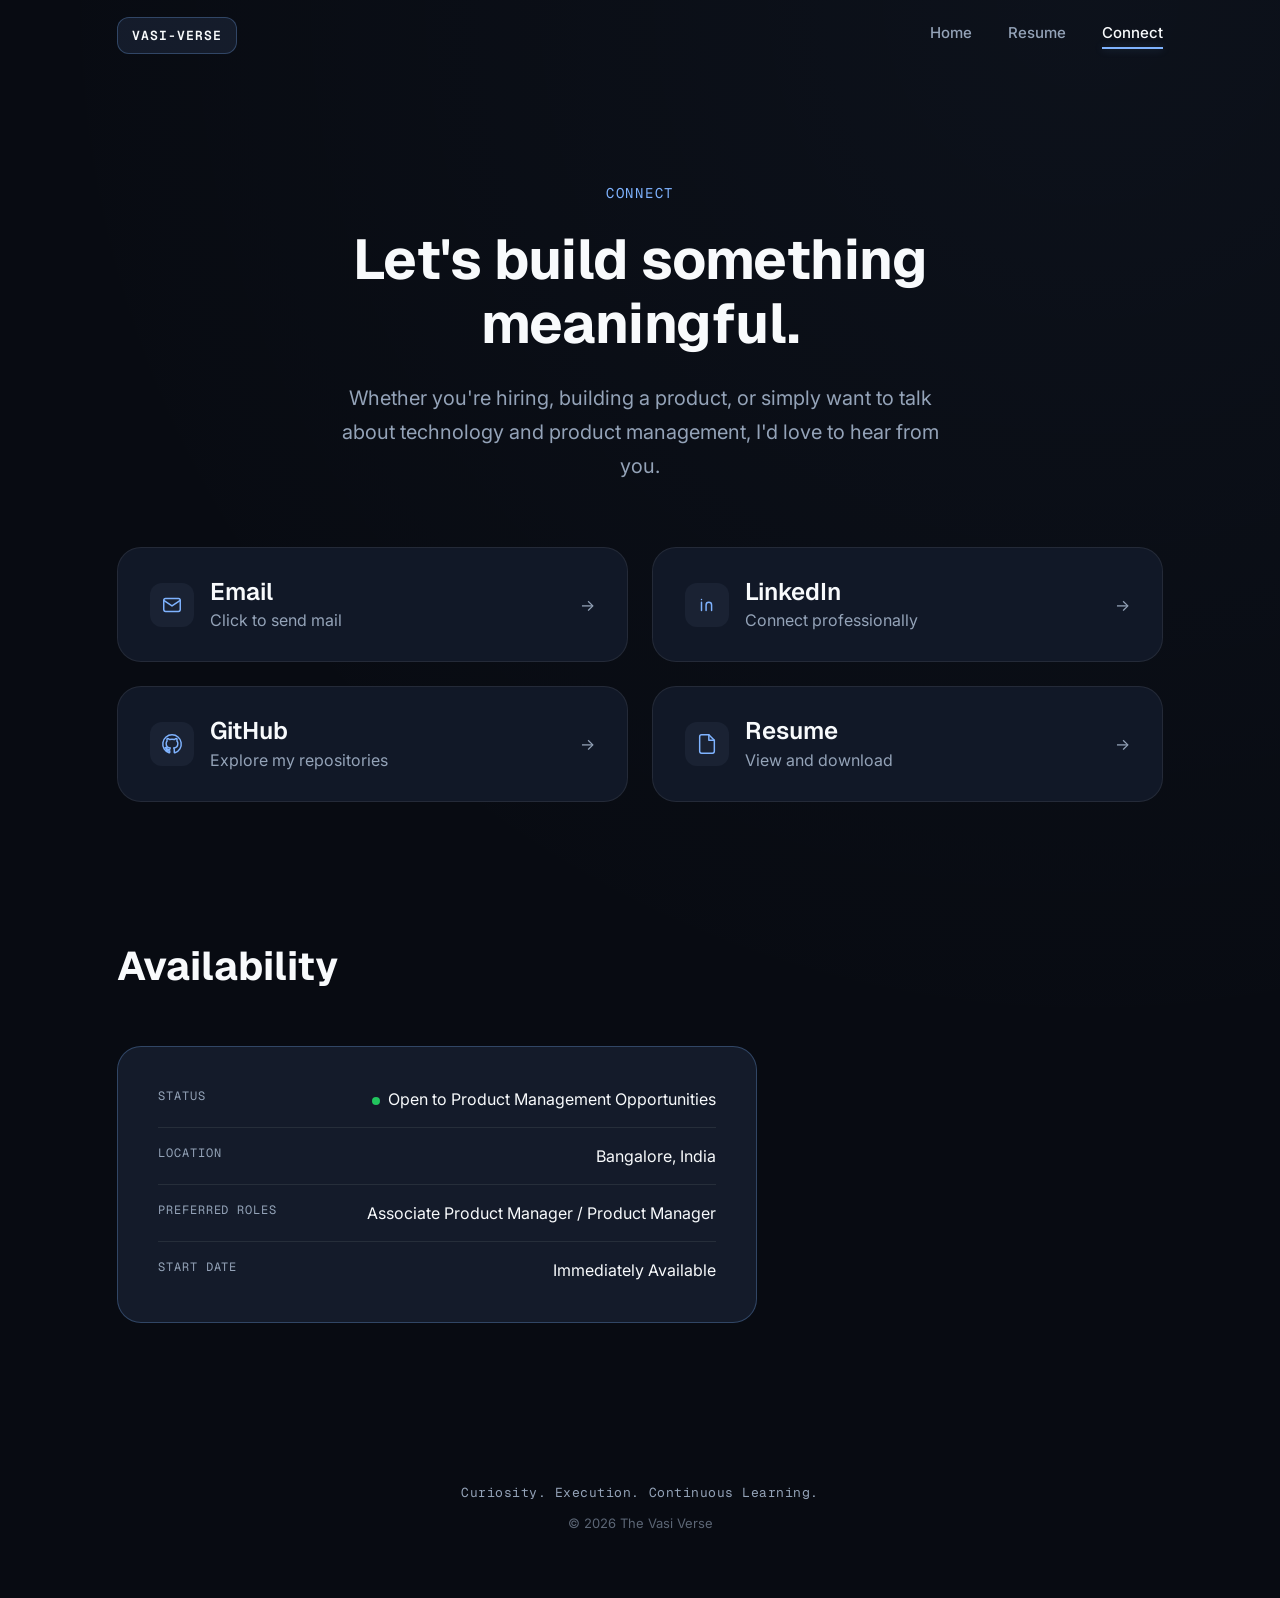
<file: connect.html>
<!DOCTYPE html>
<html lang="en">
<head>
  <meta charset="UTF-8">
  <meta name="viewport" content="width=device-width, initial-scale=1.0">
  <title>Connect | The Vasi Verse</title>
  <meta name="description" content="Whether you're hiring, building, or simply want to discuss products, I'd love to hear from you.">
  <link rel="icon" type="image/svg+xml" href="assets/shared/favicon.svg">
  <link rel="preconnect" href="https://fonts.googleapis.com">
  <link rel="preconnect" href="https://fonts.gstatic.com" crossorigin>
  <link rel="stylesheet" href="css/style.css">
</head>
<body>

  <nav class="nav" aria-label="Primary">
    <div class="nav-inner">
      <span class="brand-mark">VASI-VERSE</span>
      <button class="nav-toggle" aria-label="Toggle navigation menu" aria-expanded="false">
        <svg viewBox="0 0 24 24" fill="none" stroke="currentColor" stroke-width="2" stroke-linecap="round"><line class="nav-toggle-line nav-toggle-line-top" x1="3" y1="6" x2="21" y2="6"/><line class="nav-toggle-line nav-toggle-line-mid" x1="3" y1="12" x2="21" y2="12"/><line class="nav-toggle-line nav-toggle-line-bottom" x1="3" y1="18" x2="21" y2="18"/></svg>
      </button>
      <div class="nav-links">
        <a href="index.html" class="nav-link">Home</a>
        <a href="resume.html" class="nav-link">Resume</a>
        <a href="connect.html" class="nav-link is-active">Connect</a>
      </div>
    </div>
  </nav>

  <main>
    <header class="container" style="padding-top:180px; padding-bottom:64px; text-align:center;" data-hero="connect">
      <span class="eyebrow" data-hero-item style="--hero-delay:0ms">Connect</span>
      <h1 class="display-lg" data-hero-item style="--hero-delay:100ms; max-width:820px; margin: 24px auto 0;">Let's build something meaningful.</h1>
      <p class="body-lg" data-hero-item style="--hero-delay:200ms; max-width:620px; margin: 24px auto 0; text-align:center;">Whether you're hiring, building a product, or simply want to talk about technology and product management, I'd love to hear from you.</p>
    </header>

    <section class="container" data-reveal>
      <div class="contact-grid">
        <a class="contact-card" href="mailto:vasvi.2003hegde@gmail.com">
          <div class="contact-card-icon">
            <svg viewBox="0 0 24 24" fill="none" stroke="currentColor" stroke-width="1.6" stroke-linecap="round" stroke-linejoin="round"><rect x="3" y="5" width="18" height="14" rx="2"/><path d="M3 7l9 6 9-6"/></svg>
          </div>
          <div class="contact-card-text">
            <h3 class="heading-3">Email</h3>
            <p class="body-small">Click to send mail</p>
          </div>
          <span class="contact-card-arrow" aria-hidden="true">&rarr;</span>
        </a>

        <a class="contact-card" href="https://www.linkedin.com/in/vasavi-hegde/" target="_blank" rel="noopener">
          <div class="contact-card-icon">
            <svg viewBox="0 0 24 24" fill="none" stroke="currentColor" stroke-width="1.6" stroke-linecap="round" stroke-linejoin="round"><path d="M6 9v9M6 6v.01M11 18v-6a3 3 0 0 1 6 0v6M11 12v6"/></svg>
          </div>
          <div class="contact-card-text">
            <h3 class="heading-3">LinkedIn</h3>
            <p class="body-small">Connect professionally</p>
          </div>
          <span class="contact-card-arrow" aria-hidden="true">&rarr;</span>
        </a>

        <a class="contact-card" href="https://github.com/vasvi12" target="_blank" rel="noopener">
          <div class="contact-card-icon">
            <svg viewBox="0 0 24 24" fill="none" stroke="currentColor" stroke-width="1.6" stroke-linecap="round" stroke-linejoin="round"><path d="M12 2a10 10 0 0 0-3.16 19.5c.5.1.68-.22.68-.48v-1.7c-2.78.6-3.37-1.34-3.37-1.34-.46-1.16-1.11-1.47-1.11-1.47-.9-.62.07-.6.07-.6 1 .07 1.53 1.03 1.53 1.03.89 1.52 2.34 1.08 2.91.83.09-.65.35-1.08.63-1.33-2.22-.25-4.56-1.11-4.56-4.95 0-1.1.39-1.99 1.03-2.7-.1-.25-.45-1.27.1-2.65 0 0 .84-.27 2.75 1.02a9.5 9.5 0 0 1 5 0c1.91-1.3 2.75-1.02 2.75-1.02.55 1.38.2 2.4.1 2.65.64.71 1.03 1.6 1.03 2.7 0 3.85-2.34 4.7-4.57 4.94.36.31.68.92.68 1.85v2.75c0 .26.18.58.69.48A10 10 0 0 0 12 2z"/></svg>
          </div>
          <div class="contact-card-text">
            <h3 class="heading-3">GitHub</h3>
            <p class="body-small">Explore my repositories</p>
          </div>
          <span class="contact-card-arrow" aria-hidden="true">&rarr;</span>
        </a>

        <a class="contact-card" href="resume.html">
          <div class="contact-card-icon">
            <svg viewBox="0 0 24 24" fill="none" stroke="currentColor" stroke-width="1.6" stroke-linecap="round" stroke-linejoin="round"><path d="M14 2H6a2 2 0 0 0-2 2v16a2 2 0 0 0 2 2h12a2 2 0 0 0 2-2V8z"/><path d="M14 2v6h6"/></svg>
          </div>
          <div class="contact-card-text">
            <h3 class="heading-3">Resume</h3>
            <p class="body-small">View and download</p>
          </div>
          <span class="contact-card-arrow" aria-hidden="true">&rarr;</span>
        </a>
      </div>
    </section>

    <section class="section container" data-reveal>
      <div class="gateway-heading" data-reveal="heading">
        <h2 class="heading-1">Availability</h2>
      </div>
      <div class="meta-panel" style="max-width:640px;">
        <div class="meta-row">
          <span class="meta-label">Status</span>
          <span class="meta-value"><span class="status-dot"></span>Open to Product Management Opportunities</span>
        </div>
        <div class="meta-row">
          <span class="meta-label">Location</span>
          <span class="meta-value">Bangalore, India</span>
        </div>
        <div class="meta-row">
          <span class="meta-label">Preferred Roles</span>
          <span class="meta-value">Associate Product Manager / Product Manager</span>
        </div>
        <div class="meta-row">
          <span class="meta-label">Start Date</span>
          <span class="meta-value">Immediately Available</span>
        </div>
      </div>
    </section>

    <footer class="footer container" data-reveal>
      <p class="footer-tagline">Curiosity. Execution. Continuous Learning.</p>
      <p class="footer-copyright">&copy; <span data-year></span> The Vasi Verse</p>
    </footer>
  </main>

  <script src="js/main.js"></script>
</body>
</html>
</file>
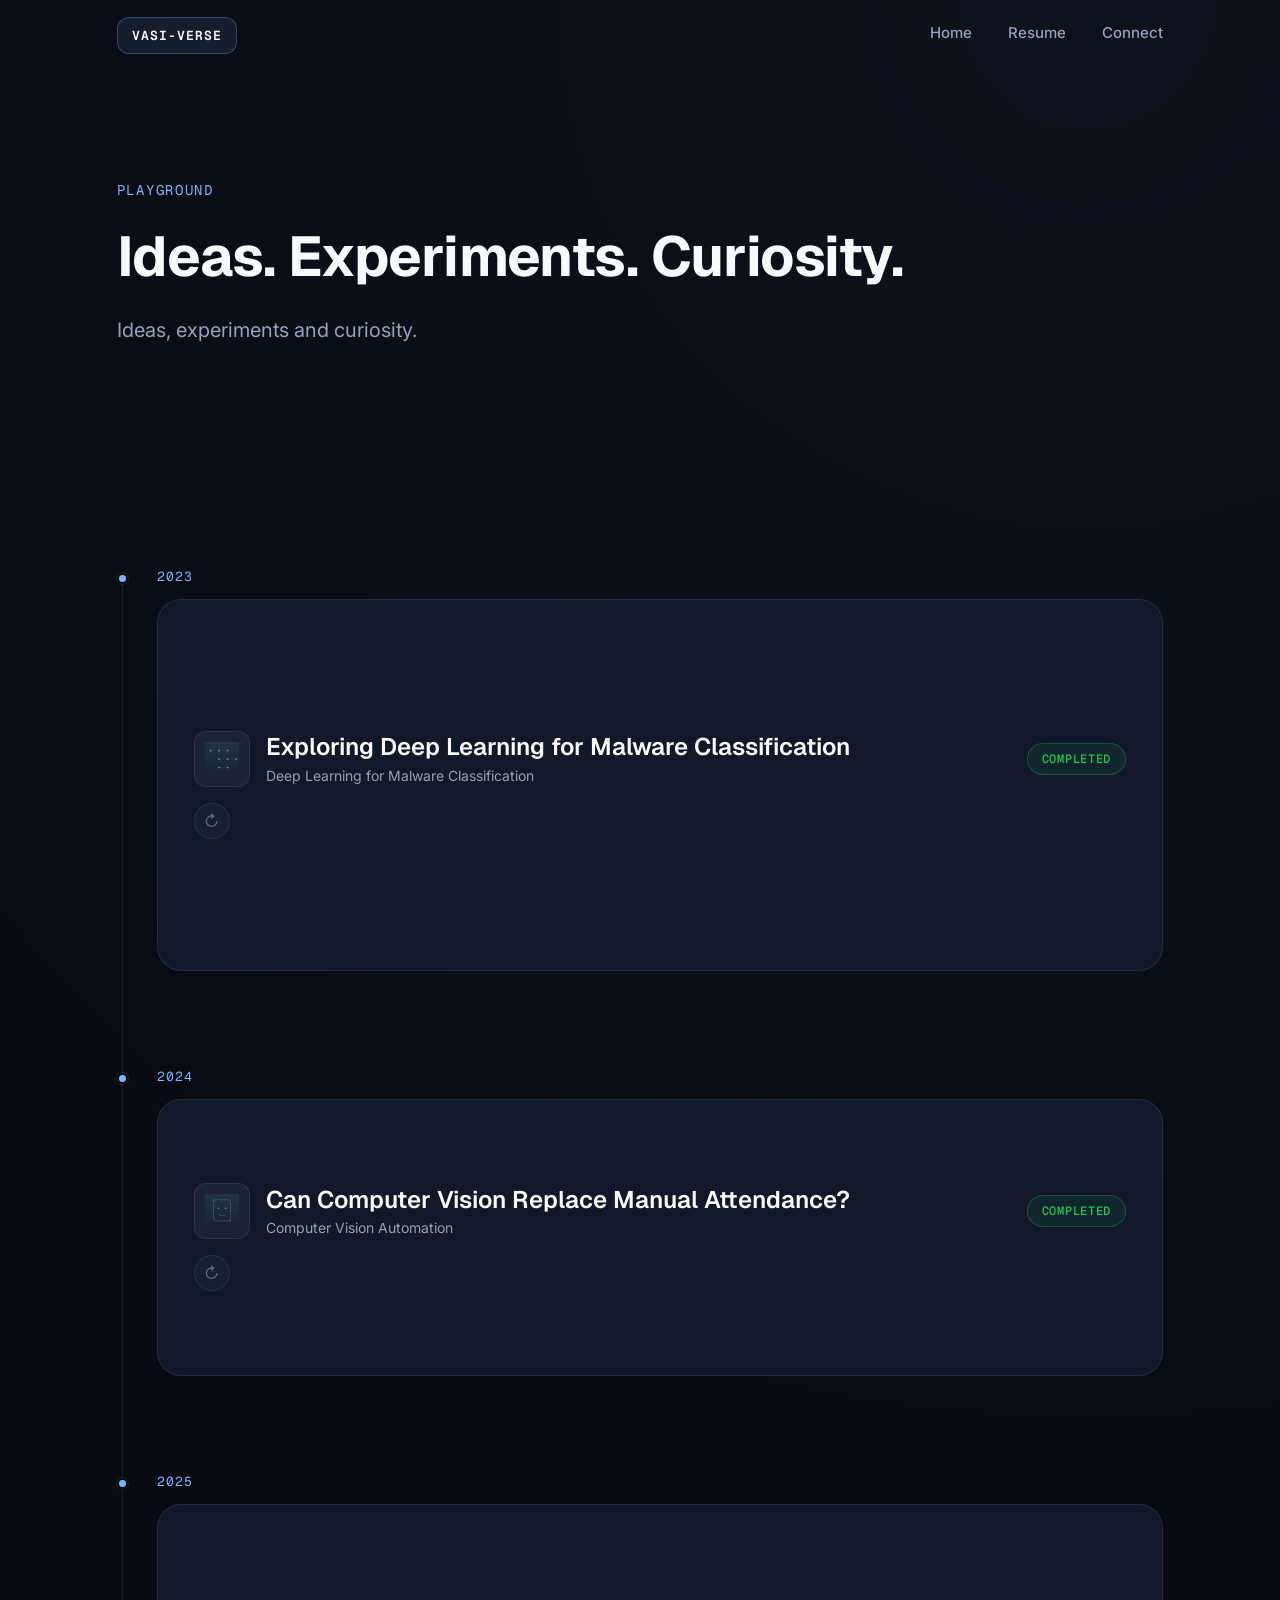
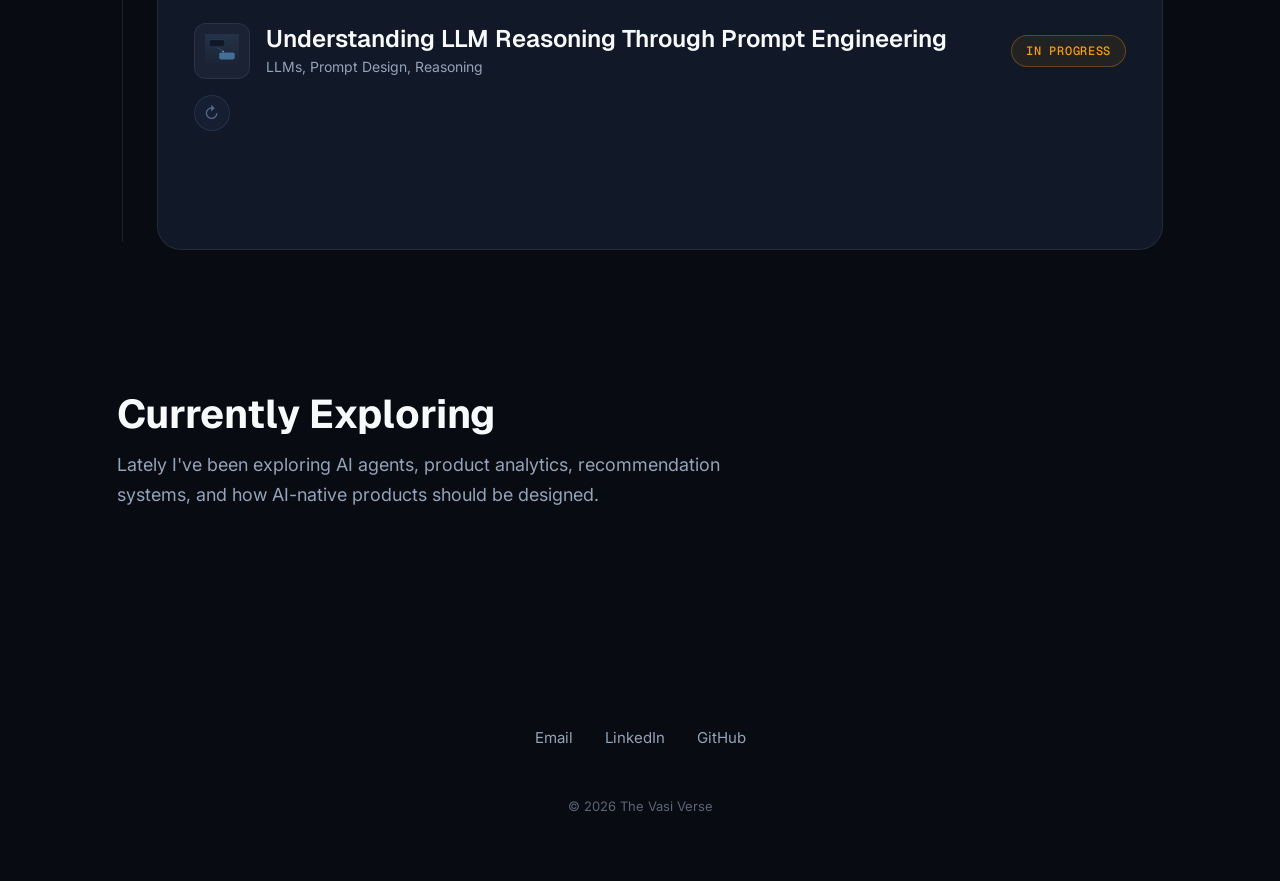
<file: playground.html>
<!DOCTYPE html>
<html lang="en">
<head>
  <meta charset="UTF-8">
  <meta name="viewport" content="width=device-width, initial-scale=1.0">
  <title>Playground | The Vasi Verse</title>
  <meta name="description" content="Experiments, engineering projects, AI explorations and ideas I'm currently building.">
  <link rel="icon" type="image/svg+xml" href="assets/shared/favicon.svg">
  <link rel="preconnect" href="https://fonts.googleapis.com">
  <link rel="preconnect" href="https://fonts.gstatic.com" crossorigin>
  <link rel="stylesheet" href="css/style.css">
</head>
<body>

  <nav class="nav" aria-label="Primary">
    <div class="nav-inner">
      <span class="brand-mark">VASI-VERSE</span>
      <button class="nav-toggle" aria-label="Toggle navigation menu" aria-expanded="false">
        <svg viewBox="0 0 24 24" fill="none" stroke="currentColor" stroke-width="2" stroke-linecap="round"><line class="nav-toggle-line nav-toggle-line-top" x1="3" y1="6" x2="21" y2="6"/><line class="nav-toggle-line nav-toggle-line-mid" x1="3" y1="12" x2="21" y2="12"/><line class="nav-toggle-line nav-toggle-line-bottom" x1="3" y1="18" x2="21" y2="18"/></svg>
      </button>
      <div class="nav-links">
        <a href="index.html" class="nav-link">Home</a>
        <a href="resume.html" class="nav-link">Resume</a>
        <a href="connect.html" class="nav-link">Connect</a>
      </div>
    </div>
  </nav>

  <main>
    <header class="page-hero is-full container" data-hero="playground">
      <div class="page-hero-copy">
        <span class="eyebrow" data-hero-item style="--hero-delay:0ms">Playground</span>
        <h1 class="display-lg" data-hero-item style="--hero-delay:100ms">Ideas. Experiments. Curiosity.</h1>
        <p class="body-lg" data-hero-item style="--hero-delay:200ms">Ideas, experiments and curiosity.</p>
      </div>
    </header>

    <section class="section container">
      <ol class="timeline">

        <li class="timeline-item" data-reveal>
          <span class="timeline-year">2023</span>
          <div class="flip-card" data-card-href="https://github.com/vasvi12/Malware-Detection-Using-Deep-Learning" data-card-target="_blank">
            <div class="flip-card-inner">
              <div class="flip-card-front timeline-card">
                <div class="timeline-header">
                  <img class="timeline-diagram" src="assets/playground/malware.svg" alt="" loading="lazy" width="56" height="56">
                  <div>
                    <h3 class="heading-3">Exploring Deep Learning for Malware Classification</h3>
                    <span class="caption">Deep Learning for Malware Classification</span>
                  </div>
                  <span class="chip chip-success" style="margin-left:auto;">Completed</span>
                </div>
                <button type="button" class="flip-trigger" aria-pressed="false" aria-label="Show details for Exploring Deep Learning for Malware Classification">
                  <span aria-hidden="true">&#8635;</span>
                </button>
              </div>
              <div class="flip-card-back timeline-card">
                <p class="body-small">Explored how different deep learning architectures perform when classifying malware at scale. I benchmarked CNN, RNN, and other architectures across a 200GB dataset, achieving 95%+ accuracy and learning how representation and data quality affect model performance.</p>
                <div class="pill-row" style="margin-top:16px;">
                  <span class="pill">Python</span><span class="pill">TensorFlow</span><span class="pill">CNN</span><span class="pill">LSTM</span><span class="pill">FNN</span>
                </div>
                <ul class="timeline-learnings">
                  <li>Feature engineering matters more than model complexity.</li>
                  <li>CNN outperformed baseline models on image-like representations.</li>
                  <li>Dataset quality directly impacted generalization.</li>
                </ul>
                <div class="editorial-ctas" style="margin-top:20px;">
                  <a href="https://github.com/vasvi12/Malware-Detection-Using-Deep-Learning" target="_blank" rel="noopener" class="btn-link">View Repository <span class="arrow">&rarr;</span></a>
                  <button type="button" class="flip-trigger" aria-pressed="true" aria-label="Back to overview">
                    <span aria-hidden="true">&#8634;</span>
                  </button>
                </div>
              </div>
            </div>
          </div>
        </li>

        <li class="timeline-item" data-reveal>
          <span class="timeline-year">2024</span>
          <div class="flip-card" data-card-href="https://github.com/vasvi12/Attendance-marking-system" data-card-target="_blank">
            <div class="flip-card-inner">
              <div class="flip-card-front timeline-card">
                <div class="timeline-header">
                  <img class="timeline-diagram" src="assets/playground/attendance.svg" alt="" loading="lazy" width="56" height="56">
                  <div>
                    <h3 class="heading-3">Can Computer Vision Replace Manual Attendance?</h3>
                    <span class="caption">Computer Vision Automation</span>
                  </div>
                  <span class="chip chip-success" style="margin-left:auto;">Completed</span>
                </div>
                <button type="button" class="flip-trigger" aria-pressed="false" aria-label="Show details for Can Computer Vision Replace Manual Attendance">
                  <span aria-hidden="true">&#8635;</span>
                </button>
              </div>
              <div class="flip-card-back timeline-card">
                <p class="body-small">Built a computer-vision attendance system to replace manual classroom attendance, using OpenCV and Django to detect and record students in real time.</p>
                <div class="pill-row" style="margin-top:16px;">
                  <span class="pill">Python</span><span class="pill">OpenCV</span><span class="pill">Django</span><span class="pill">SQL</span>
                </div>
                <ul class="timeline-learnings">
                  <li>The biggest challenge wasn't detection—it was making the system reliable across different lighting and positioning conditions.</li>
                </ul>
                <div class="editorial-ctas" style="margin-top:20px;">
                  <a href="https://github.com/vasvi12/Attendance-marking-system" target="_blank" rel="noopener" class="btn-link">View Repository <span class="arrow">&rarr;</span></a>
                  <button type="button" class="flip-trigger" aria-pressed="true" aria-label="Back to overview">
                    <span aria-hidden="true">&#8634;</span>
                  </button>
                </div>
              </div>
            </div>
          </div>
        </li>

        <li class="timeline-item" data-reveal>
          <span class="timeline-year">2025</span>
          <div class="flip-card" data-card-href="https://github.com/vasvi12/Understanding-LLM-Reasoning-Through-Prompt-Engineering" data-card-target="_blank">
            <div class="flip-card-inner">
              <div class="flip-card-front timeline-card">
                <div class="timeline-header">
                  <img class="timeline-diagram" src="assets/playground/prompt-engineering.svg" alt="" loading="lazy" width="56" height="56">
                  <div>
                    <h3 class="heading-3">Understanding LLM Reasoning Through Prompt Engineering</h3>
                    <span class="caption">LLMs, Prompt Design, Reasoning</span>
                  </div>
                  <span class="chip chip-warning" style="margin-left:auto;">In Progress</span>
                </div>
                <button type="button" class="flip-trigger" aria-pressed="false" aria-label="Show details for Understanding LLM Reasoning Through Prompt Engineering">
                  <span aria-hidden="true">&#8635;</span>
                </button>
              </div>
              <div class="flip-card-back timeline-card">
                <p class="body-small">An ongoing experiment into how prompt structure changes the quality, consistency, and failure modes of LLM outputs. I test different prompting strategies and evaluate where small changes in instructions meaningfully change outcomes.</p>
                <div class="pill-row" style="margin-top:16px;">
                  <span class="pill">Python</span><span class="pill">LLM APIs</span><span class="pill">Prompt Design</span><span class="pill">Evaluation</span>
                </div>
                <ul class="timeline-learnings">
                  <li>Structure in a prompt often matters more than length.</li>
                  <li>Small wording changes can shift reasoning quality significantly.</li>
                  <li>Evaluation frameworks matter as much as the prompts themselves.</li>
                </ul>
                <div class="editorial-ctas" style="margin-top:20px;">
                  <a href="https://github.com/vasvi12/Understanding-LLM-Reasoning-Through-Prompt-Engineering" target="_blank" rel="noopener" class="btn-link">View Repository <span class="arrow">&rarr;</span></a>
                  <button type="button" class="flip-trigger" aria-pressed="true" aria-label="Back to overview">
                    <span aria-hidden="true">&#8634;</span>
                  </button>
                </div>
              </div>
            </div>
          </div>
        </li>

      </ol>
    </section>

    <section class="section container" data-reveal>
      <div class="gateway-heading" data-reveal="heading">
        <h2 class="heading-1">Currently Exploring</h2>
        <p class="body-base">Lately I've been exploring AI agents, product analytics, recommendation systems, and how AI-native products should be designed.</p>
      </div>
    </section>

    <footer class="footer container" data-reveal>
      <div class="footer-links">
        <a class="footer-link" href="mailto:vasvi.2003hegde@gmail.com">Email</a>
        <a class="footer-link" href="https://www.linkedin.com/in/vasavi-hegde/" target="_blank" rel="noopener">LinkedIn</a>
        <a class="footer-link" href="https://github.com/vasvi12" target="_blank" rel="noopener">GitHub</a>
      </div>
      <p class="footer-copyright">&copy; <span data-year></span> The Vasi Verse</p>
    </footer>
  </main>

  <script src="js/main.js"></script>
</body>
</html>
</file>
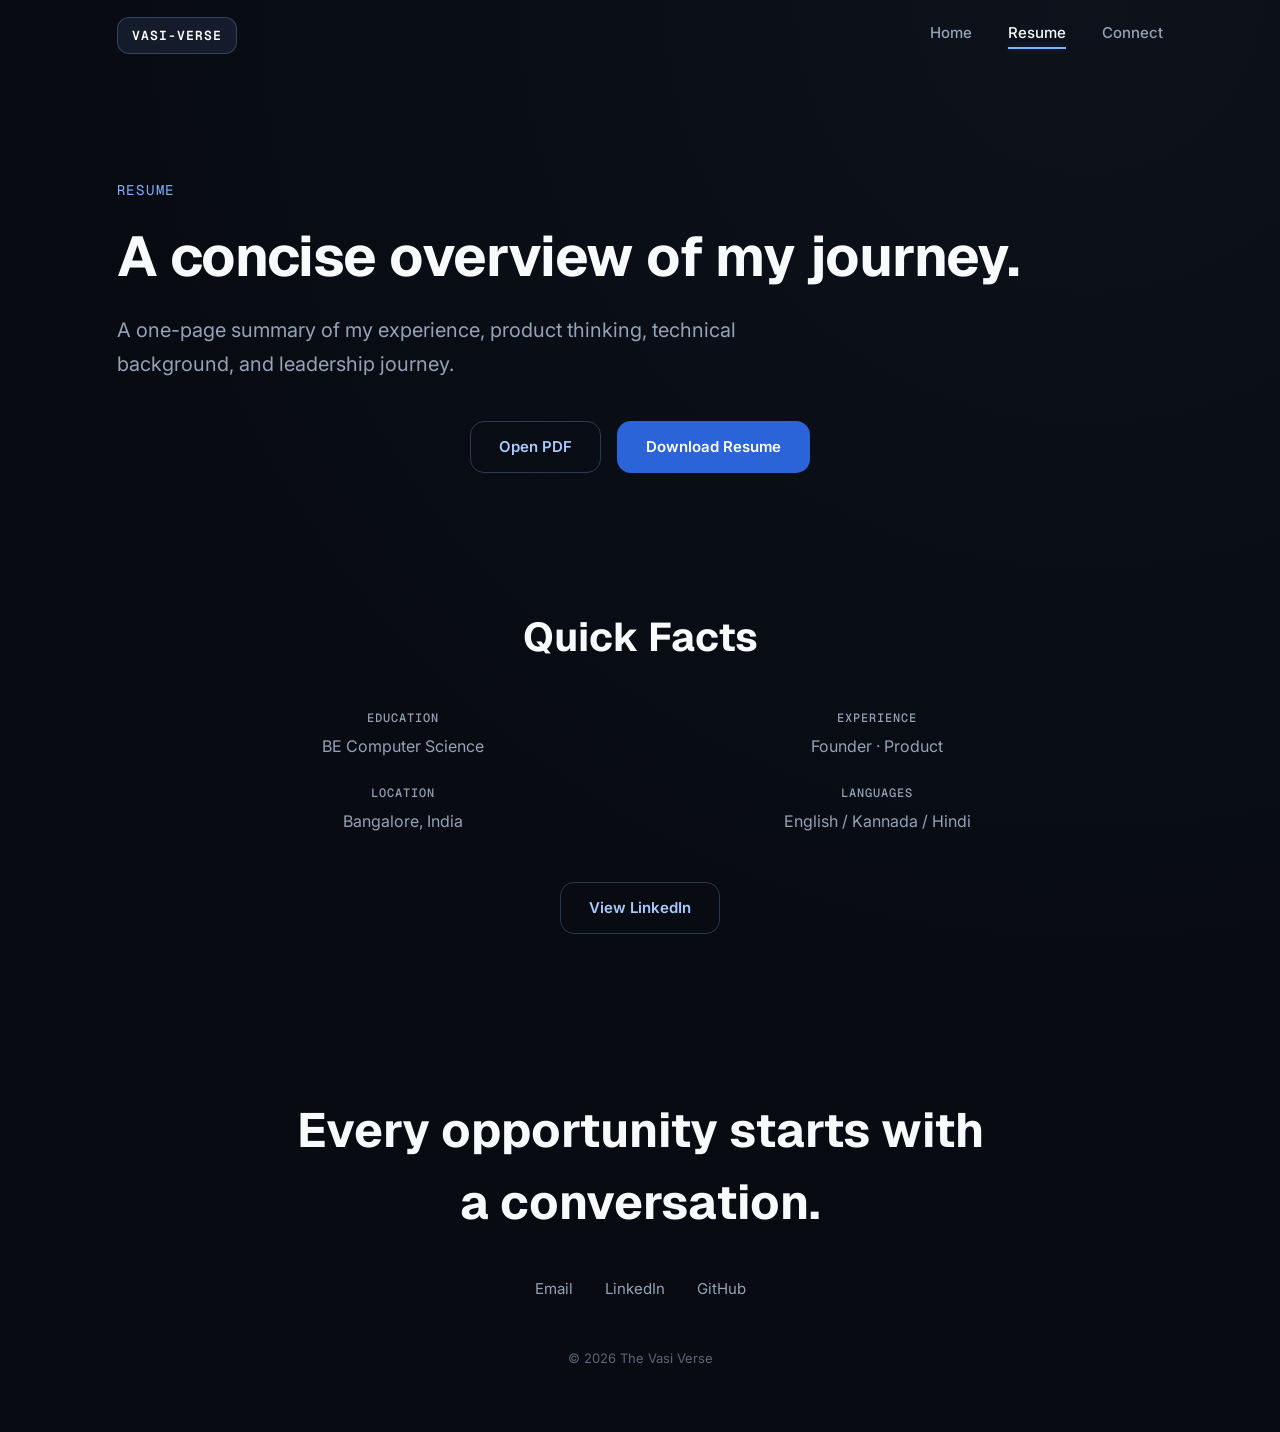
<file: resume.html>
<!DOCTYPE html>
<html lang="en">
<head>
  <meta charset="UTF-8">
  <meta name="viewport" content="width=device-width, initial-scale=1.0">
  <title>Resume | The Vasi Verse</title>
  <meta name="description" content="A concise overview of my experience, education, skills and product journey.">
  <link rel="icon" type="image/svg+xml" href="assets/shared/favicon.svg">
  <link rel="preconnect" href="https://fonts.googleapis.com">
  <link rel="preconnect" href="https://fonts.gstatic.com" crossorigin>
  <link rel="stylesheet" href="css/style.css">
</head>
<body>

  <nav class="nav" aria-label="Primary">
    <div class="nav-inner">
      <span class="brand-mark">VASI-VERSE</span>
      <button class="nav-toggle" aria-label="Toggle navigation menu" aria-expanded="false">
        <svg viewBox="0 0 24 24" fill="none" stroke="currentColor" stroke-width="2" stroke-linecap="round"><line class="nav-toggle-line nav-toggle-line-top" x1="3" y1="6" x2="21" y2="6"/><line class="nav-toggle-line nav-toggle-line-mid" x1="3" y1="12" x2="21" y2="12"/><line class="nav-toggle-line nav-toggle-line-bottom" x1="3" y1="18" x2="21" y2="18"/></svg>
      </button>
      <div class="nav-links">
        <a href="index.html" class="nav-link">Home</a>
        <a href="resume.html" class="nav-link is-active">Resume</a>
        <a href="connect.html" class="nav-link">Connect</a>
      </div>
    </div>
  </nav>

  <main>
    <header class="page-hero is-full container" data-hero="resume" style="padding-bottom:40px;">
      <div class="page-hero-copy">
        <span class="eyebrow" data-hero-item style="--hero-delay:0ms">Resume</span>
        <h1 class="display-lg" data-hero-item style="--hero-delay:100ms">A concise overview of my journey.</h1>
        <p class="body-lg" data-hero-item style="--hero-delay:200ms">A one-page summary of my experience, product thinking, technical background, and leadership journey.</p>
      </div>
    </header>

    <section class="container" data-reveal>
      <div class="resume-cta-group">
        <a href="assets/resume.pdf" target="_blank" rel="noopener" class="btn btn-ghost">Open PDF</a>
        <a href="assets/resume.pdf" download class="btn btn-primary">Download Resume</a>
      </div>
    </section>

    <section class="section container" data-reveal>
      <div class="gateway-heading" data-reveal="heading" style="text-align:center; margin: 0 auto 48px;">
        <h2 class="heading-1">Quick Facts</h2>
      </div>
      <div class="quick-facts-grid">
        <div class="fact-item"><span class="micro-label">Education</span><span class="body-small">BE Computer Science</span></div>
        <div class="fact-item"><span class="micro-label">Experience</span><span class="body-small">Founder &middot; Product</span></div>
        <div class="fact-item"><span class="micro-label">Location</span><span class="body-small">Bangalore, India</span></div>
        <div class="fact-item"><span class="micro-label">Languages</span><span class="body-small">English / Kannada / Hindi</span></div>
      </div>
      <div class="home-hero-ctas" style="justify-content:center; margin-top:48px;">
        <a href="https://www.linkedin.com/in/vasavi-hegde/" target="_blank" rel="noopener" class="btn btn-ghost">View LinkedIn</a>
      </div>
    </section>

    <footer class="footer container" data-reveal>
      <p class="footer-statement">Every opportunity starts with a conversation.</p>
      <div class="footer-links">
        <a class="footer-link" href="mailto:vasvi.2003hegde@gmail.com">Email</a>
        <a class="footer-link" href="https://www.linkedin.com/in/vasavi-hegde/" target="_blank" rel="noopener">LinkedIn</a>
        <a class="footer-link" href="https://github.com/vasvi12" target="_blank" rel="noopener">GitHub</a>
      </div>
      <p class="footer-copyright">&copy; <span data-year></span> The Vasi Verse</p>
    </footer>
  </main>

  <script src="js/main.js"></script>
</body>
</html>
</file>
<file: css/style.css>
/* ==========================================================================
   The Vasi Verse — Design System
   Locked tokens per docs/01_BRAND (Colors, Typography, Motion) and
   docs/00_PROJECT_BRIEF/Design_Principles.md. Do not introduce new colors,
   fonts, or motion curves without updating the source documents first.
   ========================================================================== */

/* -------------------------------------------------------------------------
   Fonts
   ------------------------------------------------------------------------- */
@import url('https://fonts.googleapis.com/css2?family=Geist:wght@400;500;600;700&family=Geist+Mono:wght@400;500;600&family=Inter:wght@400;500;600;700&display=swap');

/* -------------------------------------------------------------------------
   Tokens
   ------------------------------------------------------------------------- */
:root {
  /* Color */
  --color-bg: #080B12;
  --color-surface: #111827;
  --color-elevated: #1A2233;
  --color-text-primary: #F8FAFC;
  --color-text-secondary: #94A3B8;
  --color-accent: #4A7BA7;
  --color-accent-hover: #6B98C4;
  --color-border: rgba(255, 255, 255, 0.08);
  --color-border-strong: rgba(255, 255, 255, 0.16);
  --color-success: #22C55E;
  --color-warning: #F59E0B;
  --color-error: #EF4444;
  --color-info: #3B82F6;

  /* Accent — restrained light-blue system layered on top of the base palette.
     Used for eyebrows, stat/status surfaces, borders and focus states.
     --accent-blue-strong is a separately-calibrated tone for the primary
     button: it's dark enough to hold WCAG AA contrast under white text,
     which --accent-blue itself (#7FB3FF) is too light to do. */
  --accent-blue: #7FB3FF;
  --accent-blue-soft: #A8CBFF;
  --accent-blue-bg: rgba(127, 179, 255, 0.10);
  --accent-blue-border: rgba(127, 179, 255, 0.28);
  --accent-blue-strong: #2B63D9;
  --accent-blue-strong-hover: #2E68DE;

  /* Shadows — always blue-tinted, never pure black */
  --shadow-sm: 0 8px 24px rgba(0, 0, 0, 0.18);
  --shadow-md: 0 16px 48px rgba(0, 0, 0, 0.24);
  --shadow-lg: 0 24px 64px rgba(0, 0, 0, 0.30);
  --shadow-glow: 0 0 0 1px var(--accent-blue-border);

  /* Type */
  --font-display: 'Geist', 'Inter', -apple-system, sans-serif;
  --font-body: 'Inter', -apple-system, sans-serif;
  --font-mono: 'Geist Mono', 'SFMono-Regular', monospace;

  /* Layout — single fluid inline padding so nav, hero, cards and footer
     always share the same left/right grid line at any viewport width. */
  --content-max: 1200px;
  --page-margin: clamp(24px, 6vw, 120px);
  --radius-sm: 12px;
  --radius-md: 16px;
  --radius-lg: 24px;
  --radius-xl: 28px;

  /* Motion */
  --ease-standard: cubic-bezier(0.4, 0, 0.2, 1);
  --ease-out: cubic-bezier(0, 0, 0.2, 1);
  --dur-micro: 250ms;
  --dur-card: 450ms;
  --dur-page: 700ms;
  --dur-hero: 900ms;
  --dur-scroll: 600ms;
}

/* -------------------------------------------------------------------------
   Reset
   ------------------------------------------------------------------------- */
*, *::before, *::after { box-sizing: border-box; }

html {
  -webkit-text-size-adjust: 100%;
  scroll-behavior: smooth;
}

body {
  margin: 0;
  background: var(--color-bg);
  color: var(--color-text-primary);
  font-family: var(--font-body);
  font-weight: 400;
  line-height: 1.5;
  -webkit-font-smoothing: antialiased;
  overflow-x: hidden;
}

img, svg { display: block; max-width: 100%; }

a { color: inherit; text-decoration: none; }

button { font-family: inherit; cursor: pointer; }

ul, ol { margin: 0; padding: 0; list-style: none; }

h1, h2, h3, h4, p { margin: 0; overflow-wrap: break-word; }

/* Background atmosphere — subtle accent-blue glow behind the hero, near invisible */
body {
  background-image: radial-gradient(circle at 85% 0%, rgba(127, 179, 255, 0.04), transparent 55%);
  background-repeat: no-repeat;
}

/* -------------------------------------------------------------------------
   Typography scale
   ------------------------------------------------------------------------- */
.display-xl {
  font-family: var(--font-display);
  font-size: clamp(40px, 6vw, 72px);
  font-weight: 700;
  line-height: 1.1;
  letter-spacing: -0.02em;
}

.display-lg {
  font-family: var(--font-display);
  font-size: clamp(32px, 5vw, 56px);
  font-weight: 700;
  line-height: 1.15;
  letter-spacing: -0.01em;
}

.heading-1 {
  font-family: var(--font-display);
  font-size: clamp(28px, 4vw, 40px);
  font-weight: 700;
  line-height: 1.2;
}

.heading-2 {
  font-family: var(--font-display);
  font-size: clamp(24px, 3vw, 32px);
  font-weight: 600;
  line-height: 1.25;
}

.heading-3 {
  font-family: var(--font-display);
  font-size: 24px;
  font-weight: 600;
  line-height: 1.3;
}

.body-lg {
  font-size: 20px;
  font-weight: 400;
  line-height: 1.7;
  max-width: 620px;
  color: var(--color-text-secondary);
}

.body-base {
  font-size: 18px;
  font-weight: 400;
  line-height: 1.7;
  max-width: 680px;
  color: var(--color-text-secondary);
}

.body-small {
  font-size: 16px;
  font-weight: 400;
  line-height: 1.65;
  color: var(--color-text-secondary);
}

.caption {
  font-size: 14px;
  font-weight: 400;
  line-height: 1.5;
  color: var(--color-text-secondary);
}

.micro-label {
  font-family: var(--font-mono);
  font-size: 12px;
  font-weight: 500;
  letter-spacing: 0.08em;
  text-transform: uppercase;
  color: var(--color-text-secondary);
}

.eyebrow {
  font-family: var(--font-mono);
  font-size: 14px;
  letter-spacing: 0.12em;
  text-transform: uppercase;
  color: var(--accent-blue);
}

.mono { font-family: var(--font-mono); }

/* -------------------------------------------------------------------------
   Layout
   ------------------------------------------------------------------------- */
.container {
  max-width: var(--content-max);
  margin: 0 auto;
  padding-inline: var(--page-margin);
}

.section {
  padding-top: 140px;
}

@media (max-width: 1024px) {
  .section { padding-top: 96px; }
}

@media (max-width: 640px) {
  .section { padding-top: 72px; }
}

/* -------------------------------------------------------------------------
   Navigation
   ------------------------------------------------------------------------- */
.nav {
  position: fixed;
  top: 0;
  left: 0;
  right: 0;
  z-index: 100;
  height: 72px;
  display: flex;
  align-items: center;
  background: transparent;
  border-bottom: 1px solid transparent;
  transition: background var(--dur-micro) var(--ease-standard),
              border-color var(--dur-micro) var(--ease-standard),
              backdrop-filter var(--dur-micro) var(--ease-standard);
}

.nav.is-scrolled {
  background: rgba(8, 11, 18, 0.72);
  border-bottom: 1px solid var(--color-border);
  backdrop-filter: blur(12px);
  -webkit-backdrop-filter: blur(12px);
}

/* Same box model as .container (max-width, then padding-inline applied
   inside it) so the logo lands on the exact same grid line as hero/card
   content below it. Padding lives here rather than on .nav so the
   translucent scrolled background can still bleed full-width. */
.nav-inner {
  width: 100%;
  max-width: var(--content-max);
  margin: 0 auto;
  padding-inline: var(--page-margin);
  display: flex;
  align-items: center;
  justify-content: space-between;
}

.nav-logo {
  font-family: var(--font-display);
  font-size: 20px;
  font-weight: 600;
  color: var(--color-text-primary);
  transition: color var(--dur-micro) var(--ease-standard);
}

.nav-logo:hover { color: var(--accent-blue); }

/* Brand mark — identity, not navigation. Plain text (no href, no button
   role), so no hover-lift/magnetic/cursor-trail behavior can ever attach to
   it; the only feedback on hover is a slightly brighter border. */
.brand-mark {
  display: inline-flex;
  align-items: center;
  font-family: var(--font-mono);
  font-size: 13px;
  font-weight: 600;
  letter-spacing: 0.08em;
  text-transform: uppercase;
  color: var(--color-text-primary);
  padding: 8px 14px;
  border-radius: var(--radius-sm);
  border: 1px solid var(--accent-blue-border);
  background: var(--accent-blue-bg);
  cursor: default;
  user-select: none;
  transition: border-color var(--dur-micro) var(--ease-standard);
}

.brand-mark:hover { border-color: var(--accent-blue); }

.nav-links {
  display: flex;
  align-items: center;
  gap: 36px;
}

.nav-link {
  position: relative;
  font-size: 15px;
  font-weight: 500;
  color: var(--color-text-secondary);
  padding-bottom: 4px;
  transition: color var(--dur-micro) var(--ease-standard),
              opacity var(--dur-micro) var(--ease-standard),
              transform var(--dur-micro) var(--ease-standard);
}

.nav-link::after {
  content: '';
  position: absolute;
  left: 0;
  bottom: 0;
  width: 100%;
  height: 1px;
  background: var(--accent-blue);
  transform: scaleX(0);
  transform-origin: left;
  transition: transform var(--dur-micro) var(--ease-standard);
}

.nav-link:hover { color: var(--color-text-primary); transform: translateY(-1px); }
.nav-link:hover::after { transform: scaleX(1); }

.nav-link.is-active { color: var(--color-text-primary); }
.nav-link.is-active::after {
  transform: scaleX(1);
  height: 2px;
  box-shadow: 0 0 8px 0 var(--accent-blue-border);
}

/* Spotlight hover — desktop only. Hovering the nav dims every link except
   the one under the cursor, which lifts slightly and picks up the accent. */
@media (min-width: 769px) {
  .nav-links:hover .nav-link { opacity: 0.45; }
  .nav-links:hover .nav-link:hover {
    opacity: 1;
    transform: scale(1.06);
    color: var(--accent-blue-soft);
  }
}

.nav-toggle {
  display: none;
  position: relative;
  z-index: 101;
  background: none;
  border: none;
  color: var(--color-text-primary);
  padding: 8px;
}

.nav-toggle svg { width: 24px; height: 24px; overflow: visible; }

.nav-toggle .nav-toggle-line {
  transform-box: fill-box;
  transform-origin: center;
  transition: transform var(--dur-micro) var(--ease-standard),
              opacity var(--dur-micro) var(--ease-standard);
}

/* Hamburger morphs into a close (×) mark when the panel is open */
.nav-toggle[aria-expanded="true"] .nav-toggle-line-top { transform: translateY(6px) rotate(45deg); }
.nav-toggle[aria-expanded="true"] .nav-toggle-line-mid { opacity: 0; }
.nav-toggle[aria-expanded="true"] .nav-toggle-line-bottom { transform: translateY(-6px) rotate(-45deg); }

@media (max-width: 768px) {
  .nav-links {
    position: fixed;
    top: 72px;
    left: 0;
    right: 0;
    bottom: 0;
    flex-direction: column;
    align-items: flex-start;
    gap: 24px;
    padding: 32px var(--page-margin) 40px;
    background: rgba(8, 11, 18, 0.97);
    backdrop-filter: blur(16px);
    -webkit-backdrop-filter: blur(16px);
    border-bottom: 1px solid var(--color-border);
    transform: translateY(-8px);
    opacity: 0;
    pointer-events: none;
    transition: opacity var(--dur-card) var(--ease-standard),
                transform var(--dur-card) var(--ease-standard);
  }

  .nav-links.is-open {
    opacity: 1;
    transform: translateY(0);
    pointer-events: auto;
  }

  /* Spotlight is a desktop-only affordance; mobile links stay at full opacity */
  .nav-links:hover .nav-link,
  .nav-links .nav-link:hover {
    opacity: 1;
    transform: none;
  }

  .nav-toggle { display: block; }
}

/* -------------------------------------------------------------------------
   Buttons
   ------------------------------------------------------------------------- */
.btn {
  display: inline-flex;
  align-items: center;
  justify-content: center;
  gap: 8px;
  height: 52px;
  padding: 0 28px;
  border-radius: 14px;
  font-family: var(--font-body);
  font-size: 15px;
  font-weight: 600;
  white-space: nowrap;
  border: 1px solid transparent;
  transition: background var(--dur-micro) var(--ease-standard),
              color var(--dur-micro) var(--ease-standard),
              border-color var(--dur-micro) var(--ease-standard),
              transform var(--dur-micro) var(--ease-standard);
}

.btn-primary {
  background: var(--accent-blue-strong);
  color: #ffffff;
}

.btn-primary:hover {
  background: var(--accent-blue-strong-hover);
  transform: translateY(-2px);
  box-shadow: 0 12px 28px rgba(43, 99, 217, 0.35);
}

.btn-ghost {
  background: transparent;
  border-color: var(--accent-blue-border);
  color: var(--accent-blue-soft);
}

.btn-ghost:hover {
  border-color: var(--accent-blue);
  color: var(--accent-blue);
  background: var(--accent-blue-bg);
  transform: translateY(-2px);
}

.btn-link {
  height: auto;
  padding: 0;
  border-radius: 0;
  color: var(--accent-blue-soft);
  font-size: 16px;
  gap: 6px;
}

.btn-link:hover { color: var(--color-text-primary); }

.btn-link .arrow {
  display: inline-block;
  transition: transform var(--dur-micro) var(--ease-standard);
}

.btn-link:hover .arrow { transform: translateX(4px); }

/* -------------------------------------------------------------------------
   Metadata panel (Product Overview)
   ------------------------------------------------------------------------- */
.meta-panel {
  background: var(--accent-blue-bg);
  border: 1px solid var(--accent-blue-border);
  border-radius: var(--radius-lg);
  padding: 40px;
}

/* Photo slot (Product Overview) — square, ~260px on desktop, scales down
   with the panel on smaller screens. Reuses existing surface/border tokens
   so an empty slot (no photo yet) still reads as intentional, not broken.
   The <img> removes itself on error, leaving just this styled square. */
.meta-photo {
  width: 100%;
  max-width: 260px;
  aspect-ratio: 1 / 1;
  margin: 0 auto 28px;
  border-radius: var(--radius-md);
  overflow: hidden;
  background: var(--color-elevated);
  border: 1px solid var(--color-border);
}

.meta-photo img {
  width: 100%;
  height: 100%;
  object-fit: cover;
  display: block;
}

.meta-row {
  display: flex;
  justify-content: space-between;
  gap: 24px;
  padding: 16px 0;
  border-bottom: 1px solid var(--color-border);
}

.meta-row:last-child { border-bottom: none; padding-bottom: 0; }
.meta-row:first-child { padding-top: 0; }

.meta-label {
  font-family: var(--font-mono);
  font-size: 12px;
  letter-spacing: 0.08em;
  text-transform: uppercase;
  color: var(--color-text-secondary);
  flex-shrink: 0;
}

.meta-value {
  font-size: 16px;
  color: var(--color-text-primary);
  text-align: right;
  min-width: 0;
  overflow-wrap: break-word;
}

.status-dot {
  display: inline-block;
  width: 8px;
  height: 8px;
  border-radius: 50%;
  background: var(--color-success);
  margin-right: 8px;
}

/* -------------------------------------------------------------------------
   Status chips + pills
   ------------------------------------------------------------------------- */
.chip {
  display: inline-flex;
  align-items: center;
  gap: 6px;
  font-family: var(--font-mono);
  font-size: 12px;
  font-weight: 500;
  letter-spacing: 0.06em;
  text-transform: uppercase;
  padding: 6px 14px;
  border-radius: 100px;
  background: var(--accent-blue-bg);
  border: 1px solid var(--accent-blue-border);
  color: var(--accent-blue-soft);
}

/* Success/warning keep their own semantic hue — status meaning (Completed vs.
   In Progress) is carried by color, so it stays distinct from the accent system. */
.chip-success { color: var(--color-success); background: rgba(34, 197, 94, 0.08); border-color: rgba(34, 197, 94, 0.3); }
.chip-warning { color: var(--color-warning); background: rgba(245, 158, 11, 0.08); border-color: rgba(245, 158, 11, 0.3); }
.chip-accent { color: var(--accent-blue-soft); background: var(--accent-blue-bg); border-color: var(--accent-blue-border); }

.pill {
  display: inline-flex;
  align-items: center;
  font-size: 14px;
  color: var(--color-text-secondary);
  padding: 8px 16px;
  border-radius: 100px;
  border: 1px solid var(--color-border);
  background: var(--color-surface);
}

.pill-row {
  display: flex;
  flex-wrap: wrap;
  gap: 12px;
}

/* -------------------------------------------------------------------------
   Cards — shared product/case-study/playground card system
   ------------------------------------------------------------------------- */
.card {
  position: relative;
  overflow: hidden;
  background: var(--color-surface);
  border: 1px solid var(--color-border);
  border-radius: var(--radius-lg);
  cursor: pointer;
  transition: transform var(--dur-card) var(--ease-standard),
              border-color var(--dur-card) var(--ease-standard),
              box-shadow var(--dur-card) var(--ease-standard),
              background var(--dur-card) var(--ease-standard),
              opacity var(--dur-card) var(--ease-standard),
              filter var(--dur-card) var(--ease-standard);
}

/* :not(.flip-card-front):not(.flip-card-back) throughout this rule keeps it
   from fighting the flip system's own transform on cards used as a flip
   face (Home gateway cards, Case Studies) — see the Flip cards section. */
.card:not(.flip-card-front):not(.flip-card-back):hover,
.card:not(.flip-card-front):not(.flip-card-back):focus-visible {
  transform: translateY(-6px) scale(1.02);
  border-color: var(--accent-blue-border);
  background: var(--color-elevated);
  box-shadow: var(--shadow-lg), var(--shadow-glow);
}

/* Tap press feedback — the only motion feedback touch devices get, since
   they have no hover. Quick and gentle, distinct from the desktop lift. */
.card:not(.flip-card-front):not(.flip-card-back):active {
  transform: translateY(-2px) scale(0.99);
  transition-duration: var(--dur-micro);
}

/* Shine sweep — a single soft diagonal highlight passes over the card on
   hover/tap. Only used on cards that aren't flip faces — flip cards already
   have their own physical motion. */
.card:not(.flip-card-front):not(.flip-card-back)::after {
  content: '';
  position: absolute;
  inset: 0;
  background: linear-gradient(115deg, transparent 42%, rgba(127, 179, 255, 0.12) 50%, transparent 58%);
  transform: translateX(-120%);
  pointer-events: none;
  transition: transform var(--dur-card) var(--ease-standard);
}

.card:not(.flip-card-front):not(.flip-card-back):hover::after,
.card:not(.flip-card-front):not(.flip-card-back):active::after {
  transform: translateX(120%);
}

/* Spotlight — hovering the group dims every card except the one under the
   cursor. .flip-card is included since flip cards are the grid's direct
   child now (the .card styling lives one level deeper, on each face). */
.card-grid:hover > .card,
.card-grid:hover > .flip-card,
.small-card-grid:hover > .card,
.small-card-grid:hover > .flip-card {
  opacity: 0.5;
  filter: saturate(0.85);
}

.card-grid:hover > .card:hover,
.card-grid:hover > .flip-card:hover,
.small-card-grid:hover > .card:hover,
.small-card-grid:hover > .flip-card:hover {
  opacity: 1;
  filter: none;
}

.card-media {
  overflow: hidden;
  border-radius: var(--radius-lg) var(--radius-lg) 0 0;
  background: var(--color-elevated);
}

.card-media img {
  width: 100%;
  height: 100%;
  object-fit: cover;
  transition: transform var(--dur-card) var(--ease-standard),
              filter var(--dur-card) var(--ease-standard);
}

.card:hover .card-media img {
  transform: scale(1.02);
  filter: brightness(1.05);
}

.card-body {
  padding: 28px 32px 32px;
}

.card-arrow {
  display: inline-block;
  transition: transform var(--dur-micro) var(--ease-standard);
}

.card:hover .card-arrow { transform: translateX(4px); }

/* Home / grid cards */
.card-grid {
  display: grid;
  grid-template-columns: repeat(3, minmax(0, 1fr));
  gap: 32px;
}

@media (max-width: 1024px) {
  .card-grid { grid-template-columns: repeat(2, minmax(0, 1fr)); }
}

@media (max-width: 640px) {
  .card-grid { grid-template-columns: 1fr; }
}

.gateway-card {
  display: flex;
  flex-direction: column;
  height: 100%;
}

.gateway-card .card-media { aspect-ratio: 4 / 3; }
.gateway-card .card-body { display: flex; flex-direction: column; gap: 14px; flex: 1; }

/* Whole-card click-through (Builds rows, Case Studies cards) — the actual
   navigation is handled in js/main.js via [data-card-href]; this just
   signals the whole card is clickable, not only its CTA. */
[data-card-href] { cursor: pointer; }

/* Alternating editorial rows (Builds / Case Studies). Each row wraps a
   single .flip-card — the whole thing (logo included) physically turns, so
   the row itself is just padding/border; the 2-column media|content grid
   lives on .flip-card-front (see .flip-card--row below), and .flip-card
   owns the hover lift so the row no longer sets its own transform. */
.editorial-row {
  padding: 96px 40px;
  border-bottom: 1px solid var(--color-border);
  border-radius: var(--radius-xl);
  transition: opacity var(--dur-card) var(--ease-standard),
              filter var(--dur-card) var(--ease-standard);
}

.editorial-row:last-child { border-bottom: none; }

/* Spotlight — hovering the list dims every build except the one under the cursor */
.builds-list:hover > .editorial-row { opacity: 0.5; filter: saturate(0.85); }
.builds-list:hover > .editorial-row:hover { opacity: 1; filter: none; }

.editorial-media {
  border-radius: var(--radius-xl);
  overflow: hidden;
  border: 1px solid var(--color-border);
  background: var(--color-elevated);
  aspect-ratio: 4 / 3;
  transition: border-color var(--dur-card) var(--ease-standard);
}

.editorial-media img {
  width: 100%;
  height: 100%;
  object-fit: cover;
  transition: transform var(--dur-card) var(--ease-standard),
              filter var(--dur-card) var(--ease-standard);
}

/* Logo lockup variant — the three Builds logos have wildly different native
   aspect ratios (wide/square/tiny), so they sit contained on the same dark
   surface as the other media boxes instead of being cropped/stretched to
   fill the frame. StudioAI.png and DotRyder.png have their own baked-in
   white background (not something CSS can strip), so those two will still
   show a light rectangle — GrowthAlpha.png is transparent and blends in. */
.editorial-media.is-logo {
  display: flex;
  align-items: center;
  justify-content: center;
  padding: 56px;
}

.editorial-media.is-logo img {
  width: auto;
  height: auto;
  max-width: 70%;
  max-height: 70%;
  object-fit: contain;
}

.editorial-row:hover .editorial-media { border-color: var(--accent-blue-border); }
.editorial-row:hover .editorial-media img { transform: scale(1.02); filter: brightness(1.05); }

.editorial-content { display: flex; flex-direction: column; gap: 20px; min-width: 0; }

/* The Builds row's flip front holds the media + content side by side —
   this is where the row's old 2-column grid moved to, now that the row
   itself wraps a single .flip-card. The back reuses .editorial-content's
   own flex-column layout at full row width (no media there to pair with). */
.flip-card--row .flip-card-front {
  display: grid;
  grid-template-columns: minmax(0, 1fr) minmax(0, 1fr);
  gap: 64px;
  align-items: center;
}

.editorial-row.is-reversed .flip-card-front .editorial-media { order: 2; }
.editorial-row.is-reversed .flip-card-front .editorial-content { order: 1; }

.meta-grid {
  display: grid;
  grid-template-columns: repeat(2, minmax(0, 1fr));
  gap: 16px 32px;
}

.meta-grid-item { display: flex; flex-direction: column; gap: 4px; }

.editorial-ctas { display: flex; align-items: center; gap: 16px; flex-wrap: wrap; margin-top: 8px; }

@media (max-width: 900px) {
  .editorial-row { padding: 64px 24px; }
  .flip-card--row .flip-card-front { grid-template-columns: 1fr; gap: 32px; }
  .editorial-row.is-reversed .flip-card-front .editorial-media { order: 1; }
  .editorial-row.is-reversed .flip-card-front .editorial-content { order: 2; }
}

/* Small grid cards (Case Studies grid, Playground cards, Connect cards) */
.small-card-grid {
  display: grid;
  grid-template-columns: repeat(2, minmax(0, 1fr));
  gap: 32px;
}

@media (max-width: 768px) {
  .small-card-grid { grid-template-columns: 1fr; }
}

.small-card {
  display: flex;
  flex-direction: column;
  height: 100%;
}

.small-card .card-media { aspect-ratio: 16 / 10; }
.small-card .card-body { display: flex; flex-direction: column; gap: 14px; flex: 1; }

/* -------------------------------------------------------------------------
   Flip cards — the 3D card turn (Builds content pane, Playground timeline
   card). Front/back are stacked in the same CSS Grid cell so the container
   height always matches the taller face, with no JS measurement needed.
   Desktop: hover or keyboard focus turns the card. Touch: the .flip-trigger
   button (always present, works for mouse/keyboard/touch alike) toggles a
   persistent .is-flipped class via js/main.js.
   ------------------------------------------------------------------------- */
.flip-card {
  perspective: 2000px;
  transition: transform var(--dur-hero) var(--ease-out);
}

/* Builds rows are much wider than the compact cards elsewhere, so a larger
   perspective keeps the turn from skewing too sharply at the edges. */
.flip-card--row {
  perspective: 3400px;
}

.flip-card:hover,
.flip-card:focus-within,
.flip-card.is-flipped {
  transform: translateY(-3px);
}

.flip-card-inner {
  position: relative;
  display: grid;
  transform-style: preserve-3d;
  transition: transform var(--dur-hero) var(--ease-out);
}

.flip-card:hover .flip-card-inner,
.flip-card:focus-within .flip-card-inner,
.flip-card.is-flipped .flip-card-inner {
  transform: rotateY(180deg);
}

.flip-card-front,
.flip-card-back {
  grid-area: 1 / 1;
  min-width: 0;
  display: flex;
  flex-direction: column;
  justify-content: center;
  backface-visibility: hidden;
  -webkit-backface-visibility: hidden;
}

.flip-card-back {
  transform: rotateY(180deg);
}

/* Faces reuse .editorial-content / .timeline-card / .card for their existing
   visual styling (padding, background, borders). Each of those components'
   own :hover rules is written with :not(.flip-card-front):not(.flip-card-back)
   so it never fires here — .flip-card owns the hover motion instead. This
   just fills the shared grid cell to the taller face's height. */
.flip-card-front.timeline-card,
.flip-card-back.timeline-card,
.flip-card-front.card,
.flip-card-back.card {
  cursor: default;
  height: 100%;
}

.flip-trigger {
  display: inline-flex;
  align-items: center;
  justify-content: center;
  width: 36px;
  height: 36px;
  margin-top: 4px;
  border-radius: 50%;
  border: 1px solid var(--accent-blue-border);
  background: var(--accent-blue-bg);
  color: var(--accent-blue-soft);
  font-size: 16px;
  line-height: 1;
  opacity: 0.75;
  transition: opacity var(--dur-micro) var(--ease-standard),
              background var(--dur-micro) var(--ease-standard),
              color var(--dur-micro) var(--ease-standard),
              transform var(--dur-micro) var(--ease-standard);
}

.flip-trigger:hover,
.flip-trigger:focus-visible {
  opacity: 1;
  background: var(--accent-blue-border);
  color: var(--color-text-primary);
}

.flip-trigger:active { transform: scale(0.92); }

/* Desktop already reveals the back on hover, so the trigger is a quiet
   keyboard-accessible affordance there; on touch it's the primary control. */
@media (hover: hover) and (pointer: fine) {
  .flip-trigger { opacity: 0.45; }
  .flip-trigger:hover, .flip-trigger:focus-visible { opacity: 1; }
}

/* -------------------------------------------------------------------------
   Contact cards (Connect page)
   ------------------------------------------------------------------------- */
.contact-grid {
  display: grid;
  grid-template-columns: repeat(2, minmax(0, 1fr));
  gap: 24px;
}

@media (max-width: 640px) {
  .contact-grid { grid-template-columns: 1fr; }
}

.contact-card {
  display: flex;
  align-items: center;
  justify-content: space-between;
  gap: 16px;
  padding: 28px 32px;
  border-radius: var(--radius-lg);
  border: 1px solid var(--color-border);
  background: var(--color-surface);
  cursor: pointer;
  transition: transform var(--dur-card) var(--ease-standard),
              border-color var(--dur-card) var(--ease-standard),
              background var(--dur-card) var(--ease-standard),
              box-shadow var(--dur-card) var(--ease-standard);
}

.contact-card:hover,
.contact-card:focus-visible {
  transform: translateY(-6px) scale(1.01);
  border-color: var(--accent-blue-border);
  background: var(--color-elevated);
  box-shadow: var(--shadow-lg), var(--shadow-glow);
}

.contact-card-icon {
  width: 44px;
  height: 44px;
  display: flex;
  align-items: center;
  justify-content: center;
  border-radius: 12px;
  background: var(--color-elevated);
  color: var(--accent-blue);
  flex-shrink: 0;
}

.contact-card-icon svg { width: 22px; height: 22px; }

.contact-card-text { flex: 1; }

.contact-card-arrow {
  color: var(--color-text-secondary);
  transition: transform var(--dur-micro) var(--ease-standard), color var(--dur-micro) var(--ease-standard);
}

.contact-card:hover .contact-card-arrow {
  transform: translateX(4px);
  color: var(--accent-blue);
}

/* -------------------------------------------------------------------------
   Timeline (Playground)
   ------------------------------------------------------------------------- */
.timeline { position: relative; padding-left: 40px; }

.timeline::before {
  content: '';
  position: absolute;
  left: 5px;
  top: 8px;
  bottom: 8px;
  width: 1px;
  background: var(--color-border);
}

.timeline-item {
  position: relative;
  padding-bottom: 96px;
}

.timeline-item:last-child { padding-bottom: 0; }

.timeline-item::before {
  content: '';
  position: absolute;
  left: -40px;
  top: 6px;
  width: 11px;
  height: 11px;
  border-radius: 50%;
  background: var(--accent-blue);
  border: 2px solid var(--color-bg);
  box-shadow: 0 0 0 1px var(--color-border);
}

.timeline-year {
  font-family: var(--font-mono);
  font-size: 13px;
  letter-spacing: 0.08em;
  color: var(--accent-blue);
  margin-bottom: 12px;
  display: block;
}

.timeline-card {
  background: var(--color-surface);
  border: 1px solid var(--color-border);
  border-radius: var(--radius-lg);
  padding: 32px 36px;
  cursor: pointer;
  transition: border-color var(--dur-card) var(--ease-standard),
              background var(--dur-card) var(--ease-standard),
              transform var(--dur-card) var(--ease-standard),
              box-shadow var(--dur-card) var(--ease-standard);
}

.timeline-card:not(.flip-card-front):not(.flip-card-back):hover {
  border-color: var(--accent-blue-border);
  background: var(--color-elevated);
  transform: translateY(-6px) scale(1.01);
  box-shadow: var(--shadow-lg), var(--shadow-glow);
}

/* Spotlight — hovering the timeline dims every experiment except the one under the cursor */
.timeline:hover > .timeline-item { opacity: 0.5; filter: saturate(0.85); transition: opacity var(--dur-card) var(--ease-standard), filter var(--dur-card) var(--ease-standard); }
.timeline:hover > .timeline-item:hover { opacity: 1; filter: none; }

.timeline-header { display: flex; align-items: center; gap: 16px; margin-bottom: 12px; flex-wrap: wrap; }

.timeline-diagram {
  width: 56px;
  height: 56px;
  border-radius: 12px;
  background: var(--color-elevated);
  border: 1px solid var(--color-border);
  padding: 10px;
  flex-shrink: 0;
}

.timeline-learnings { margin-top: 20px; display: flex; flex-direction: column; gap: 10px; }

.timeline-learnings li {
  position: relative;
  padding-left: 20px;
  font-size: 15px;
  color: var(--color-text-secondary);
  line-height: 1.6;
}

.timeline-learnings li::before {
  content: '→';
  position: absolute;
  left: 0;
  color: var(--accent-blue);
}

/* -------------------------------------------------------------------------
   Checklist (Playground — What's Next)
   ------------------------------------------------------------------------- */
.checklist { display: flex; flex-direction: column; gap: 16px; max-width: 480px; }

.checklist-item {
  display: flex;
  align-items: center;
  gap: 14px;
  font-size: 17px;
  color: var(--color-text-secondary);
  padding: 4px 0;
}

.checklist-box {
  width: 18px;
  height: 18px;
  border: 1px solid var(--color-border-strong);
  border-radius: 4px;
  flex-shrink: 0;
}

/* -------------------------------------------------------------------------
   Resume page
   ------------------------------------------------------------------------- */
.resume-preview-card {
  max-width: 900px;
  margin: 0 auto;
  background: var(--color-surface);
  border: 1px solid var(--color-border);
  border-radius: var(--radius-lg);
  padding: 48px;
  text-align: center;
}

.resume-thumb {
  width: 100%;
  max-width: 420px;
  margin: 0 auto 32px;
  border-radius: var(--radius-md);
  border: 1px solid var(--color-border);
  overflow: hidden;
  background: var(--color-elevated);
}

.resume-cta-group { display: flex; gap: 16px; justify-content: center; flex-wrap: wrap; }

.quick-facts-grid {
  display: grid;
  grid-template-columns: repeat(2, minmax(0, 1fr));
  gap: 24px 48px;
  max-width: 900px;
  margin: 0 auto;
}

@media (max-width: 640px) {
  .quick-facts-grid { grid-template-columns: 1fr; }
}

.fact-item { display: flex; flex-direction: column; align-items: center; gap: 6px; text-align: center; }

/* -------------------------------------------------------------------------
   Contact form
   ------------------------------------------------------------------------- */
.form-group { display: flex; flex-direction: column; gap: 8px; margin-bottom: 24px; }

.form-label {
  font-family: var(--font-mono);
  font-size: 12px;
  letter-spacing: 0.08em;
  text-transform: uppercase;
  color: var(--color-text-secondary);
}

.form-input,
.form-textarea {
  background: var(--color-surface);
  border: 1px solid var(--color-border);
  border-radius: var(--radius-sm);
  padding: 14px 18px;
  font-family: var(--font-body);
  font-size: 16px;
  color: var(--color-text-primary);
  transition: border-color var(--dur-micro) var(--ease-standard);
}

.form-input:focus,
.form-textarea:focus {
  outline: none;
  border-color: var(--accent-blue);
}

.form-textarea { resize: vertical; min-height: 140px; }

.form-note { font-size: 14px; color: var(--color-text-secondary); margin-top: 12px; }

/* -------------------------------------------------------------------------
   Footer
   ------------------------------------------------------------------------- */
.footer {
  padding-block: 160px 64px;
  text-align: center;
}

.footer-statement {
  font-family: var(--font-display);
  font-size: clamp(28px, 4vw, 48px);
  font-weight: 700;
  max-width: 720px;
  margin: 0 auto 40px;
}

.footer-links {
  display: flex;
  justify-content: center;
  gap: 32px;
  margin-bottom: 48px;
  flex-wrap: wrap;
}

.footer-link {
  font-size: 15px;
  color: var(--color-text-secondary);
  text-underline-offset: 4px;
  text-decoration: none;
  transition: color var(--dur-micro) var(--ease-standard),
              text-decoration-color var(--dur-micro) var(--ease-standard);
}

.footer-link:hover {
  color: var(--accent-blue-soft);
  text-decoration: underline;
  text-decoration-color: var(--accent-blue-border);
}

.footer-tagline {
  font-family: var(--font-mono);
  font-size: 13px;
  letter-spacing: 0.04em;
  color: var(--color-text-secondary);
  margin-bottom: 12px;
}

.footer-copyright {
  font-size: 13px;
  color: var(--color-text-secondary);
  opacity: 0.6;
}

/* -------------------------------------------------------------------------
   Scroll indicator (Home hero)
   ------------------------------------------------------------------------- */
.scroll-indicator {
  position: absolute;
  bottom: 40px;
  left: 50%;
  transform: translateX(-50%);
  font-size: 13px;
  color: var(--color-text-secondary);
  opacity: 0.6;
  display: flex;
  flex-direction: column;
  align-items: center;
  gap: 8px;
  animation: scroll-bob 3s ease-in-out infinite;
}

@keyframes scroll-bob {
  0%, 100% { transform: translate(-50%, 0); }
  50% { transform: translate(-50%, 6px); }
}

/* -------------------------------------------------------------------------
   404 page
   ------------------------------------------------------------------------- */
.error-page {
  min-height: 100vh;
  display: flex;
  align-items: center;
  justify-content: center;
  text-align: center;
  padding-inline: var(--page-margin);
}

.error-code {
  font-family: var(--font-mono);
  font-size: 15px;
  letter-spacing: 0.1em;
  color: var(--accent-blue);
  margin-bottom: 24px;
}

.error-heading {
  font-family: var(--font-display);
  font-size: clamp(32px, 5vw, 56px);
  font-weight: 700;
  margin-bottom: 20px;
}

.error-copy {
  font-size: 18px;
  color: var(--color-text-secondary);
  max-width: 480px;
  margin: 0 auto 40px;
}

/* -------------------------------------------------------------------------
   Scroll reveal
   ------------------------------------------------------------------------- */
[data-reveal] {
  opacity: 0;
  transform: translateY(12px);
  transition: opacity var(--dur-scroll) var(--ease-out),
              transform var(--dur-scroll) var(--ease-out);
}

[data-reveal].is-visible {
  opacity: 1;
  transform: translateY(0);
}

/* Stronger editorial reveal for major section headings — horizontal travel
   + a soft clip mask instead of the quiet vertical fade used everywhere
   else. Reuses .gateway-heading, the shared heading wrapper across pages. */
[data-reveal="heading"] {
  transform: translateX(-24px);
  clip-path: inset(0 0 0 8%);
  transition: opacity var(--dur-scroll) var(--ease-out),
              transform var(--dur-scroll) var(--ease-out),
              clip-path var(--dur-scroll) var(--ease-out);
}

[data-reveal="heading"].is-visible {
  transform: translateX(0);
  clip-path: inset(0 0 0 0);
}

/* Hero entrance — staggered via inline delay custom property.
   Default items fade + move up 8px. Items marked data-hero-dir="left|right"
   additionally travel horizontally and reveal from under a soft clip mask —
   used only for the headline (left) and Product Overview (right) per the
   editorial entrance sequence. */
[data-hero-item] {
  opacity: 0;
  transform: translate3d(var(--hero-x, 0), var(--hero-y, 8px), 0);
  clip-path: var(--hero-clip, inset(0 0 0 0));
}

[data-hero-item][data-hero-dir="left"] {
  --hero-x: -28px;
  --hero-y: 0px;
  --hero-clip: inset(0 0 0 10%);
}

[data-hero-item][data-hero-dir="right"] {
  --hero-x: 28px;
  --hero-y: 0px;
  --hero-clip: inset(0 10% 0 0);
}

/* Below 640px the hero stacks to a single column and --page-margin shrinks,
   so the full 28px horizontal travel can briefly exceed the available edge
   space before the stagger delay starts. Motion.md calls for ~30% less
   movement on mobile anyway — this satisfies both at once. */
@media (max-width: 640px) {
  [data-hero-item][data-hero-dir="left"] { --hero-x: -16px; --hero-clip: inset(0 0 0 6%); }
  [data-hero-item][data-hero-dir="right"] { --hero-x: 16px; --hero-clip: inset(0 6% 0 0); }
}

.hero-ready [data-hero-item] {
  animation: hero-fade-up var(--dur-hero) var(--ease-out) forwards;
  animation-delay: var(--hero-delay, 0ms);
}

@keyframes hero-fade-up {
  to { opacity: 1; transform: translate3d(0, 0, 0); clip-path: inset(0 0 0 0); }
}

/* Hero scroll-out — driven by a scroll-linked custom property (--hero-scroll,
   0 to 1) set in js/main.js via a passive, rAF-batched scroll listener. Pure
   function of scroll position, no animation/transition timing, so it never
   fights native scrolling and always tracks 1:1 with the user's gesture. */
.home-hero { --hero-scroll: 0; }

[data-hero-scroll-target] {
  transform: translateY(calc(var(--hero-scroll, 0) * -36px));
  opacity: calc(1 - (var(--hero-scroll, 0) * 0.85));
  will-change: transform, opacity;
}

/* -------------------------------------------------------------------------
   Electric cursor trail — desktop only, created lazily by js/main.js only
   when (hover: hover) and (pointer: fine) and no reduced-motion preference.
   A handful of small dots lerp toward the pointer and fade quickly.
   ------------------------------------------------------------------------- */
.cursor-trail {
  position: fixed;
  top: 0;
  left: 0;
  width: 6px;
  height: 6px;
  border-radius: 50%;
  background: var(--accent-blue-soft);
  box-shadow: 0 0 6px 1px rgba(127, 179, 255, 0.35);
  opacity: 0;
  pointer-events: none;
  z-index: 9999;
  transform: translate3d(-50%, -50%, 0);
  transition: opacity 250ms var(--ease-standard);
  will-change: transform, opacity;
}

/* -------------------------------------------------------------------------
   Focus states
   ------------------------------------------------------------------------- */
:focus-visible {
  outline: 2px solid var(--accent-blue);
  outline-offset: 3px;
  transition: outline-offset 150ms var(--ease-standard);
}

/* -------------------------------------------------------------------------
   Reduced motion
   ------------------------------------------------------------------------- */
@media (prefers-reduced-motion: reduce) {
  *, *::before, *::after {
    animation-duration: 0.01ms !important;
    animation-iteration-count: 1 !important;
    transition-duration: 0.01ms !important;
    scroll-behavior: auto !important;
  }

  [data-reveal] { opacity: 1; transform: none; clip-path: none; }
  [data-hero-item] { opacity: 1; transform: none; clip-path: none; }
  [data-hero-scroll-target] { transform: none; opacity: 1; }
  .scroll-indicator { animation: none; }

  /* Large 3D rotation and cursor-tracking effects are motion for its own
     sake — remove them entirely rather than just speeding them up. The flip
     becomes an instant content swap (front/back) instead of a rotation. */
  .flip-card-inner { transform: none !important; }
  .flip-card:hover, .flip-card:focus-within, .flip-card.is-flipped { transform: none; }

  /* !important is required here: .flip-card-front/back.card and
     .timeline-card carry their own height:100% (specificity 0,2,0) so the
     content swap can fill the shared grid cell in normal motion — without
     !important that rule would beat this block's plain-class height:0/auto
     swap (0,1,0) and leave the back face permanently full-height (and, via
     hit-testing, blocking clicks on the front face's own controls). */
  .flip-card-front { position: static; }
  .flip-card-back { position: static; visibility: hidden !important; height: 0 !important; overflow: hidden !important; }

  .flip-card:hover .flip-card-front,
  .flip-card:focus-within .flip-card-front,
  .flip-card.is-flipped .flip-card-front {
    visibility: hidden !important;
    height: 0 !important;
    overflow: hidden !important;
  }

  .flip-card:hover .flip-card-back,
  .flip-card:focus-within .flip-card-back,
  .flip-card.is-flipped .flip-card-back {
    visibility: visible !important;
    height: auto !important;
    overflow: visible !important;
  }

  .cursor-trail { display: none !important; }
}

/* -------------------------------------------------------------------------
   Hero (shared page hero used by Builds / Case Studies / Playground / Resume / Connect)
   ------------------------------------------------------------------------- */
.page-hero {
  padding-block: 180px 80px;
  display: grid;
  grid-template-columns: minmax(0, 1.4fr) minmax(0, 1fr);
  gap: 64px;
  align-items: start;
}

.page-hero-copy { display: flex; flex-direction: column; gap: 24px; min-width: 0; }

.page-hero-meta { padding-top: 8px; min-width: 0; }

.page-hero-meta .meta-panel { padding: 32px; }

@media (max-width: 900px) {
  .page-hero { grid-template-columns: 1fr; padding-block: 140px 56px; gap: 40px; }
}

/* Hero variant for pages with no metadata panel */
.page-hero.is-full { grid-template-columns: 1fr; }

/* Makes an entire card/row clickable via one CTA link, without nesting anchors.
   Add position:relative to the clickable container and .stretched-link to its CTA. */
.editorial-row, .timeline-card { position: relative; }
.stretched-link::after {
  content: '';
  position: absolute;
  inset: 0;
  z-index: 1;
}

/* Home hero */
.home-hero {
  min-height: 100vh;
  display: grid;
  grid-template-columns: minmax(0, 1.4fr) minmax(0, 1fr);
  gap: 64px;
  align-items: center;
  padding-block: 140px 80px;
  position: relative;
}

@media (max-width: 900px) {
  .home-hero { grid-template-columns: 1fr; min-height: auto; padding-block: 140px 96px; gap: 48px; }
}

.home-hero-copy { display: flex; flex-direction: column; gap: 24px; min-width: 0; }
.home-hero-identity { display: flex; flex-direction: column; gap: 4px; }
.home-hero-ctas { display: flex; gap: 16px; margin-top: 16px; flex-wrap: wrap; }

@media (max-width: 480px) {
  .home-hero-ctas { flex-direction: column; }
  .home-hero-ctas .btn { width: 100%; }
}

/* Gateway section */
.gateway-heading { text-align: left; margin-bottom: 56px; max-width: 620px; }
.gateway-heading .heading-1 { margin-bottom: 12px; }
</file>
